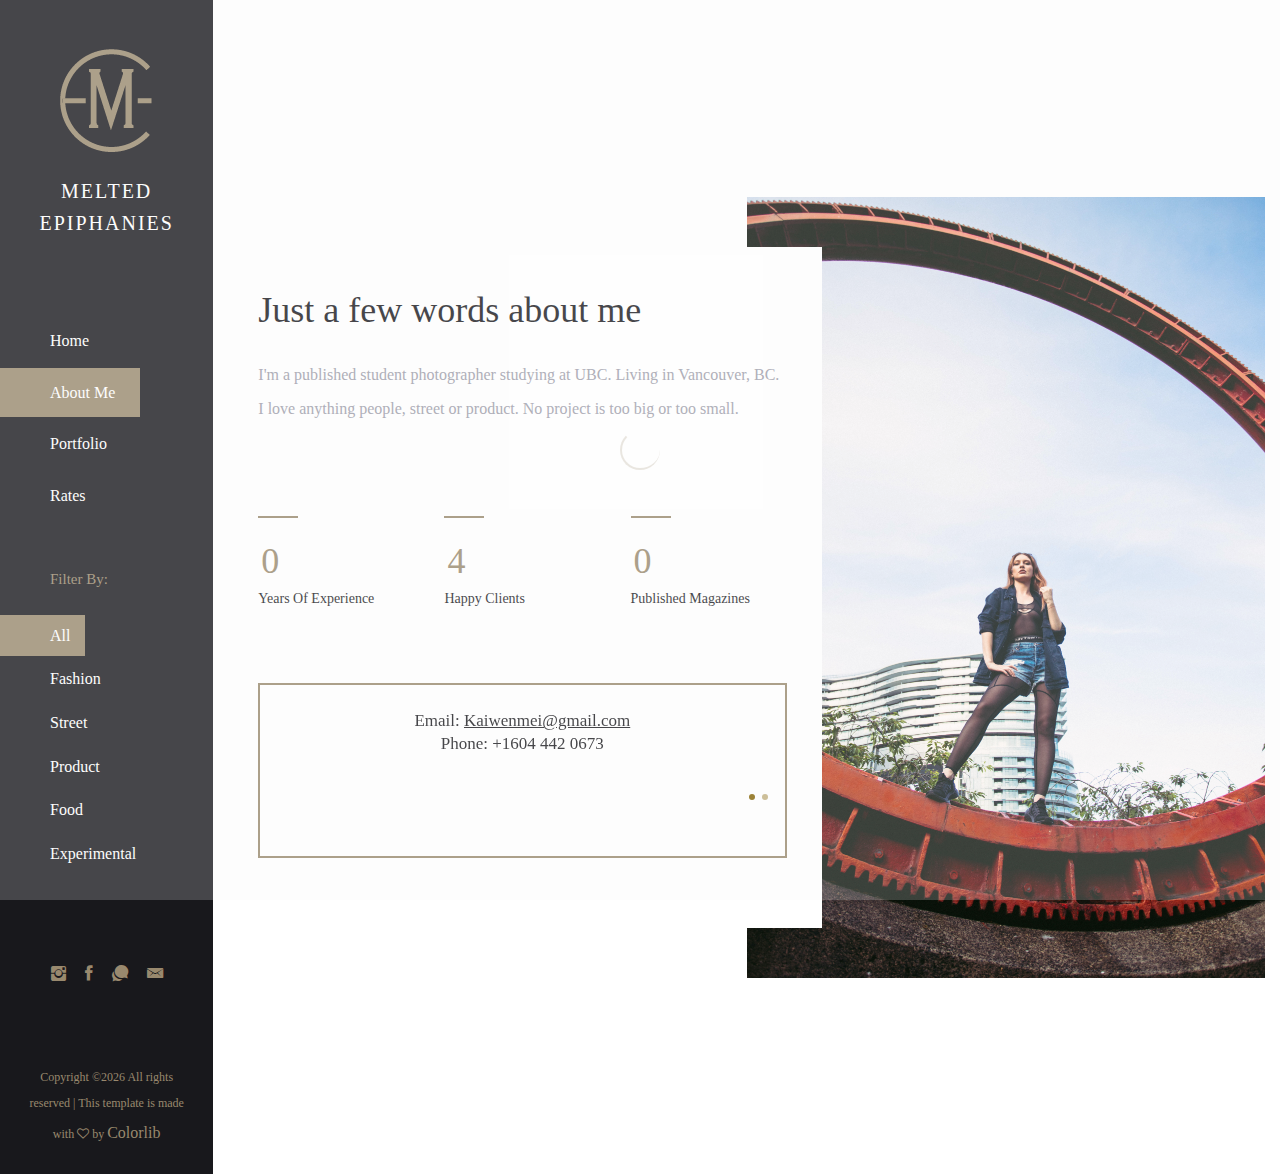
<file: about.html>
<!DOCTYPE html>
<html lang="en">
<head>
    <!-- ========== Meta Tags ========== -->
    <meta charset="UTF-8">
     <meta name="description" content="Photography , Portfolio">
    <meta name="keywords" content="Photography , Portfolio">
    <meta name="author" content="Pharaohlab">
    <meta name="viewport" content="width=device-width, initial-scale=1, maximum-scale=1">
    <!-- ========== Title ========== -->
    <title> Melted Epiphanies</title>
    <!-- ========== Favicon Ico ========== -->
    <link rel="icon" href="assets/img/icons/Logo.png">
    <!-- ========== STYLESHEETS ========== -->
    <!-- Bootstrap CSS -->
    <link href="assets/css/bootstrap.min.css" rel="stylesheet">
    <!-- Fonts Icon CSS -->
    <link href="assets/css/font-awesome.min.css" rel="stylesheet">
    <link href="assets/css/et-line.css" rel="stylesheet">
    <link href="assets/css/ionicons.min.css" rel="stylesheet">
    <!-- Carousel CSS -->
    <link href="assets/css/slick.css" rel="stylesheet">
    <!-- Magnific-popup -->
    <link rel="stylesheet" href="assets/css/magnific-popup.css">
    <!-- Animate CSS -->
    <link rel="stylesheet" href="assets/css/animate.min.css">
    <!-- Custom styles for this template -->
    <link href="assets/css/main.css" rel="stylesheet">
</head>
<body>
<div class="loader">
    <div class="loader-outter"></div>
    <div class="loader-inner"></div>
</div>

<div class="body-container container-fluid">
    <a class="menu-btn" href="javascript:void(0)">
        <i class="ion ion-grid"></i>
    </a>
    <div class="row justify-content-center">
        <!--=================== side menu ====================-->
        <div class="col-lg-2 col-md-3 col-12 menu_block">

            <!--logo -->
            <div class="logo_box">
                <a href="index.html">
                    <img style="max-height: 150px"  src="assets/img/icons/Logo.png"> 
                    <br>
                    <h4 class="d-inline text-white" style="letter-spacing:2px; font-size: 20px">MELTED EPIPHANIES</h4>
                    
                    
                </a>
                
            </div>
            <!--logo end-->

            <!--main menu -->
            <div class="side_menu_section">
                <ul class="menu_nav">
                    <li >
                        <a href="index.html">
                            Home
                        </a>
                    </li>
                    <li class="active">
                        <a href="about.html">
                            About Me
                        </a>
                    </li>
                    
                    <li >
                        <a href="portfolio.html">
                            Portfolio
                        </a>
                    </li>
                    <!--<li X>
                        <a href="blog.html">
                            Blog
                        </a>
                    </li>-->
                    <li>
                        <a href="services.html">
                            Rates
                        </a>
                    </li>
                </ul>
            </div>
            <!--main menu end -->

            <!--filter menu -->
            <div class="side_menu_section">
                <h4 class="side_title">filter by:</h4>
                <ul  id="filtr-container"  class="filter_nav">
                    <li  data-filter="*" class="active"><a href="javascript:void(0)" >all</a></li>
                    <li data-filter=".fashion"> <a href="javascript:void(0)">fashion</a></li>
                    <li data-filter=".street"><a href="javascript:void(0)">street</a></li>
                    <li data-filter=".product"><a href="javascript:void(0)">product</a></li>
                    <li data-filter=".food"><a href="javascript:void(0)">food</a></li>
                    <li data-filter=".experimental"><a href="javascript:void(0)">experimental</a></li>
                </ul>
            </div>
            <!--filter menu end -->


            <!--social and copyright -->
            <div class="side_menu_bottom">
                <div class="side_menu_bottom_inner">
                   <ul class="social_menu">
                        <li>
                            <a href="https://www.instagram.com/melted_epiphanies/"> <i class="ion ion-social-instagram"></i> </a>
                        </li>
                        <li>
                            <a href="https://www.facebook.com/Melted.Epiphanies/"> <i class="ion ion-social-facebook"></i> </a>
                        </li>
                        <li>
                            <a href="https://msng.link/o/?https%3A%2F%2Fu.wechat.com%2FINKxO71W74iLwqm2s87WWhY=wc"> <i class="ion ion-chatbubbles"></i> </a>
                        </li>
                        <li>
                            <a href="mailto:kaiwenmei@gmail.com"> <i class="ion ion-email"></i> </a>
                        </li>
                    </ul>
                    <div class="copy_right">
                        <!-- Link back to Colorlib can't be removed. Template is licensed under CC BY 3.0. -->
                        <p class="copyright">Copyright &copy;<script>document.write(new Date().getFullYear());</script> All rights reserved | This template is made with <i class="fa fa-heart-o" aria-hidden="true"></i> by <a href="https://colorlib.com" target="_blank">Colorlib</a></p>
                        <!-- Link back to Colorlib can't be removed. Template is licensed under CC BY 3.0. -->
                    </div>
                </div>
            </div>
            <!--social and copyright end -->

        </div>
        <!--=================== side menu end====================-->

        <!--=================== content body ====================-->
        <div class="col-lg-10 col-md-9 col-12 body_block  align-content-center">
            <div>
                <div class="img_card">
                    <div class="row justify-content-center">
                        <div class="col-md-6 col-7 content_section">
                            <div class="content_box">
                                <div class="content_box_inner">
                                    <div>
                                        <h3>
                                            Just a few words about me
                                        </h3>
                                        <p>
                                            I'm a published student photographer studying at UBC. Living in Vancouver, BC. I love anything people, street or product. No project is too big or too small.
                                        </p>
                                        <!--=================== counter start====================-->
                                        <div class="pt50">
                                            <div class="row justify-content-center">
                                                <div class="col-12 col-md-4">
                                                    <div class="counter_box">
                                                        <div class="divider"></div>
                                                        <span class="counter">2</span>
                                                        <h5>Years of experience</h5>
                                                    </div>
                                                </div>
                                                <div class="col-12 col-md-4">
                                                    <div class="counter_box">
                                                        <div class="divider"></div>
                                                        <span class="counter">20</span>
                                                        <h5>happy clients</h5>
                                                    </div>
                                                </div>
                                                <div class="col-12 col-md-4">
                                                    <div class="counter_box">
                                                        <div class="divider"></div>
                                                        <span class="counter">3</span>
                                                        <h5>published magazines</h5>
                                                    </div>
                                                </div>
                                            </div>
                                        </div>
                                        <!--=================== counter end====================-->
                                    </div>
                                    <!--===================testimonial start====================-->
                                    <div class="testimonial_carousel mt50">

                                        <div class="testimonial_box">
                                            <h4 style="font-size:17px" class="text-center">
                                                Email:
                                                <u><a style="font-size:17px" href=mailto:kaiwenmei@gmail.com>Kaiwenmei@gmail.com</a></u>
                                                <br> Phone: +1604 442 0673
                                    
                                            </h4>
                                            <div class="testimonial_author">
                                                
                                            </div>
                                        </div>
                                        
                                        <div class="testimonial_box">
                                            <h4 style="font-size:17px" class="text-center">
                                                Instagram: <u><a style="font-size:17px" href="https://www.instagram.com/melted_epiphanies/">@melted_epiphanies</a></u>
                                                
                                                <br> Facebook: <u><a style="font-size:17px" href="https://www.facebook.com/Melted.Epiphanies/">Melted.Epiphanies</a></u>
                                                <br> Wechat: <u><a style="font-size:17px" href="https://msng.link/o/?https%3A%2F%2Fu.wechat.com%2FINKxO71W74iLwqm2s87WWhY=wc">MeltedEpiphanies</a></u>
                                                
                                    
                                            </h4>
                                            <div class="testimonial_author">
                                                
                                            </div>
                                        </div>
                                        

                        

                                        
                                    </div>
                                    <!--===================testimonial end====================-->
                                </div>
                            </div>
                        </div>
                        <div class="col-md-6 col-5 img_section" style="background-image: url('assets/img/fashion/tetyana/tentative%205.jpg');"></div>
                    </div>
                </div>
            </div>
        </div>
        <!--=================== content body end ====================-->
    </div>
</div>

<!-- jquery -->
<script src="assets/js/jquery.min.js"></script>
<!-- bootstrap -->
<script src="assets/js/popper.js"></script>
<script src="assets/js/bootstrap.min.js"></script>
<script src="assets/js/waypoints.min.js"></script>
<!--slick carousel -->
<script src="assets/js/slick.min.js"></script>
<!--Portfolio Filter-->
<script src="assets/js/imgloaded.js"></script>
<script src="assets/js/isotope.js"></script>
<!-- Magnific-popup -->
<script src="assets/js/jquery.magnific-popup.min.js"></script>
<!--Counter-->
<script src="assets/js/jquery.counterup.min.js"></script>
<!-- WOW JS -->
<script src="assets/js/wow.min.js"></script>
<!-- Custom js -->
<script src="assets/js/main.js"></script>
</body>
</html>
</file>
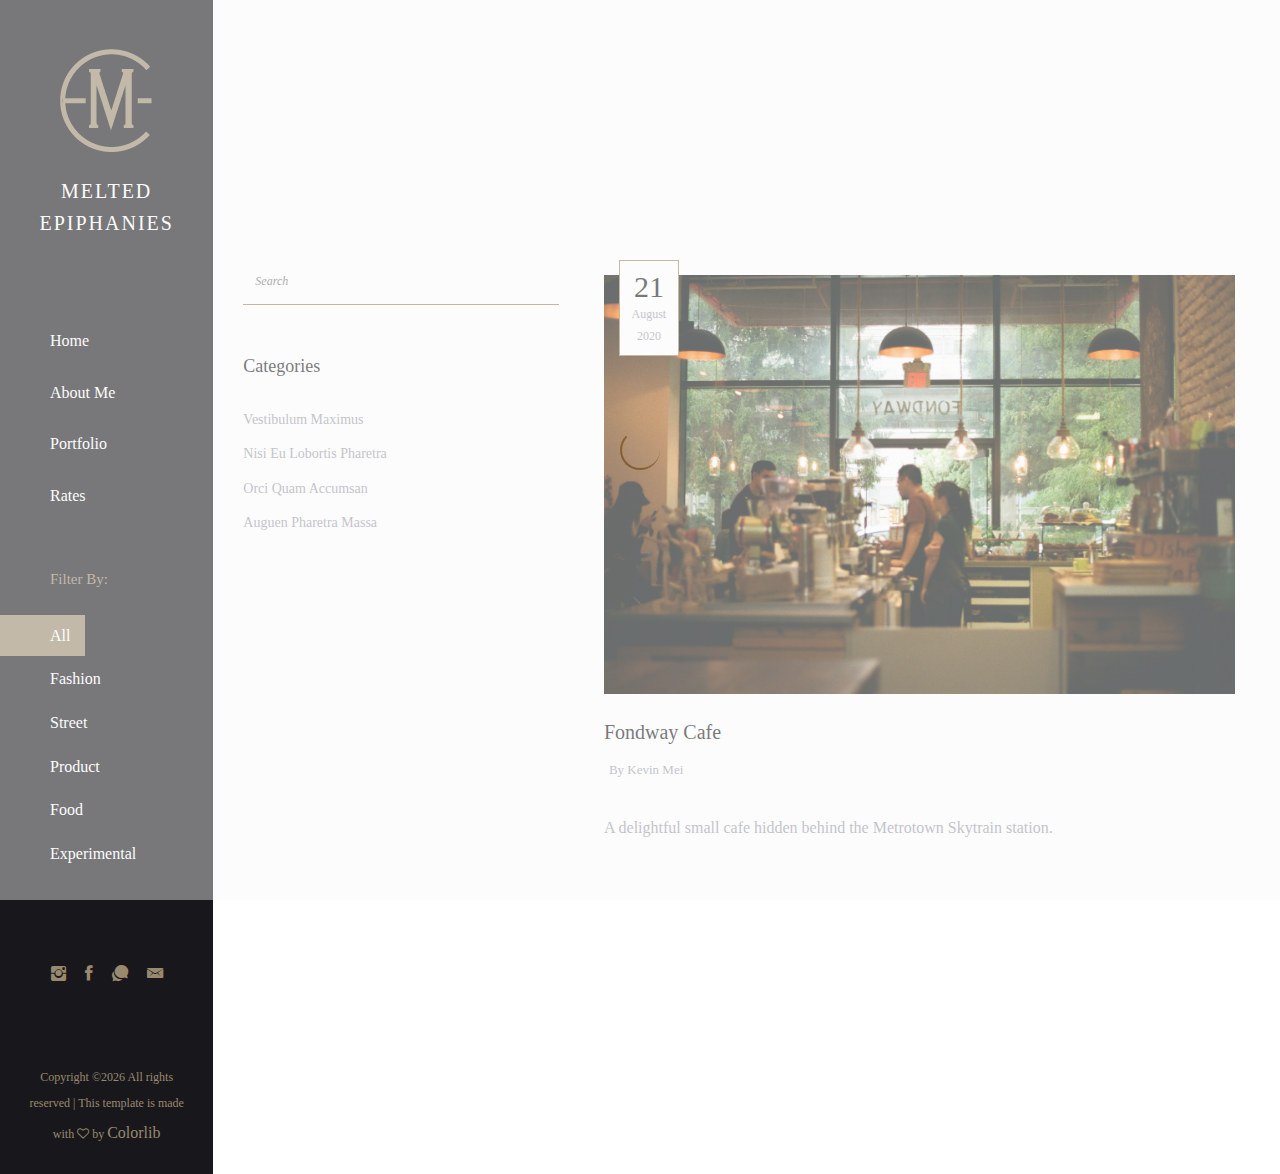
<file: blog.html>
<!DOCTYPE html>
<html lang="en">
<head>
    <!-- ========== Meta Tags ========== -->
    <meta charset="UTF-8">
     <meta name="description" content="Photography , Portfolio">
    <meta name="keywords" content="Photography , Portfolio">
    <meta name="author" content="Pharaohlab">
    <meta name="viewport" content="width=device-width, initial-scale=1, maximum-scale=1">
    <!-- ========== Title ========== -->
    <title> Melted Epiphanies</title>
    <!-- ========== Favicon Ico ========== -->
    <link rel="icon" href="assets/img/icons/Logo.png">
    <!-- ========== STYLESHEETS ========== -->
    <!-- Bootstrap CSS -->
    <link href="assets/css/bootstrap.min.css" rel="stylesheet">
    <!-- Fonts Icon CSS -->
    <link href="assets/css/font-awesome.min.css" rel="stylesheet">
    <link href="assets/css/et-line.css" rel="stylesheet">
    <link href="assets/css/ionicons.min.css" rel="stylesheet">
    <!-- Carousel CSS -->
    <link href="assets/css/slick.css" rel="stylesheet">
    <!-- Magnific-popup -->
    <link rel="stylesheet" href="assets/css/magnific-popup.css">
    <!-- Animate CSS -->
    <link rel="stylesheet" href="assets/css/animate.min.css">
    <!-- Custom styles for this template -->
    <link href="assets/css/main.css" rel="stylesheet">
</head>
<body>
<div class="loader">
    <div class="loader-outter"></div>
    <div class="loader-inner"></div>
</div>

<div class="body-container container-fluid">
    <a class="menu-btn" href="javascript:void(0)">
        <i class="ion ion-grid"></i>
    </a>
    <div class="row justify-content-center">
        <!--=================== side menu ====================-->
        <div class="col-lg-2 col-md-3 col-12 menu_block">

            <!--logo -->
            <div class="logo_box">
                <a href="index.html">
                    <img style="max-height: 150px"  src="assets/img/icons/Logo.png"> 
                    <br>
                    <h4 class="d-inline text-white" style="letter-spacing:2px; font-size: 20px">MELTED EPIPHANIES</h4>
                    
                    
                </a>
                
            </div>
            <!--logo end-->

            <!--main menu -->
            <div class="side_menu_section">
                <ul class="menu_nav">
                    <li >
                        <a href="index.html">
                            Home
                        </a>
                    </li>
                    <li >
                        <a href="about.html">
                            About Me
                        </a>
                    </li>
                    
                    <li >
                        <a href="portfolio.html">
                            Portfolio
                        </a>
                    </li>
                    <!--<li class="active">
                        <a href="blog.html">
                            Blog
                        </a>
                    </li>-->
                    <li>
                        <a href="services.html">
                            Rates
                        </a>
                    </li>
                </ul>
            </div>
            <!--main menu end -->

            <!--filter menu -->
            <div class="side_menu_section">
                <h4 class="side_title">filter by:</h4>
                <ul  id="filtr-container"  class="filter_nav">
                    <li  data-filter="*" class="active"><a href="javascript:void(0)" >all</a></li>
                    <li data-filter=".fashion"> <a href="javascript:void(0)">fashion</a></li>
                    <li data-filter=".street"><a href="javascript:void(0)">street</a></li>
                    <li data-filter=".product"><a href="javascript:void(0)">product</a></li>
                    <li data-filter=".food"><a href="javascript:void(0)">food</a></li>
                    <li data-filter=".experimental"><a href="javascript:void(0)">experimental</a></li>
                </ul>
            </div>
            <!--filter menu end -->


            <!--social and copyright -->
            <div class="side_menu_bottom">
                <div class="side_menu_bottom_inner">
                    <ul class="social_menu">
                       <li>
                            <a href="https://www.instagram.com/melted_epiphanies/"> <i class="ion ion-social-instagram"></i> </a>
                        </li>
                        <li>
                            <a href="https://www.facebook.com/Melted.Epiphanies/"> <i class="ion ion-social-facebook"></i> </a>
                        </li>
                        <li>
                            <a href="https://msng.link/o/?https%3A%2F%2Fu.wechat.com%2FINKxO71W74iLwqm2s87WWhY=wc"> <i class="ion ion-chatbubbles"></i> </a>
                        </li>
                        <li>
                            <a href="mailto:kaiwenmei@gmail.com"> <i class="ion ion-email"></i> </a>
                        </li>
                    </ul>
                    <div class="copy_right">
                        <!-- Link back to Colorlib can't be removed. Template is licensed under CC BY 3.0. -->
                        <p class="copyright">Copyright &copy;<script>document.write(new Date().getFullYear());</script> All rights reserved | This template is made with <i class="fa fa-heart-o" aria-hidden="true"></i> by <a href="https://colorlib.com" target="_blank">Colorlib</a></p>
                        <!-- Link back to Colorlib can't be removed. Template is licensed under CC BY 3.0. -->
                    </div>
                </div>
            </div>
            <!--social and copyright end -->

        </div>
        <!--=================== side menu end====================-->

        <!--=================== content body ====================-->
        <div class="col-lg-10 col-md-9 col-12 body_block  align-content-center">
            <div class="blog">
                <div class="row justify-content-center">
                    <div class="col-lg-4 col-md-12 col-12">
                        <div class="sidebar">
                            <div class="widget widget_search">
                                <div class="search-form">
                                    <input type="text" class="search-field" placeholder="Search">
                                </div>
                            </div>
                            <div class="widget widget_categories">
                                <h4 class="widget-title">
                                    Categories
                                </h4>
                                <ul>
                                    <li><a href="#">Vestibulum maximus</a></li>
                                    <li><a href="#">Nisi eu lobortis pharetra</a></li>
                                    <li><a href="#">Orci quam accumsan </a></li>
                                    <li><a href="#">Auguen pharetra massa</a></li>
                                </ul>
                            </div>
                            <div class="widget widget_instagram">
                                
                            </div>
                            
                        </div>
                    </div>
                    <div class="col-lg-8 col-md-12 col-12">
                        <article class="blog_card">
                            <div class="blog_card_top">
                                <img src="assets/img/0019_17.jpg" alt="blog title " />
                                <div class="blog_date">
                                    21
                                    <span>
                                        August 2020
                                    </span>
                                </div>
                            </div>
                            <div class="blog_card_bottom">
                                <h4>
                                    <a href="#">
                                        Fondway Cafe
                                    </a>
                                </h4>
                                <div class="meta_data">
                                    <span>By Kevin Mei</span>
                                    
                                 
                                </div>
                                <p>
                                    A delightful small cafe hidden behind the Metrotown Skytrain station. 
                                </p>
                            </div>
                        </article>
                    
                        
                    </div>
                </div>
            </div>
        </div>
        <!--=================== content body end ====================-->
    </div>
</div>


<!-- jquery -->
<script src="assets/js/jquery.min.js"></script>
<!-- bootstrap -->
<script src="assets/js/popper.js"></script>
<script src="assets/js/bootstrap.min.js"></script>
<script src="assets/js/waypoints.min.js"></script>
<!--slick carousel -->
<script src="assets/js/slick.min.js"></script>
<!--Portfolio Filter-->
<script src="assets/js/imgloaded.js"></script>
<script src="assets/js/isotope.js"></script>
<!-- Magnific-popup -->
<script src="assets/js/jquery.magnific-popup.min.js"></script>
<!--Counter-->
<script src="assets/js/jquery.counterup.min.js"></script>
<!-- WOW JS -->
<script src="assets/js/wow.min.js"></script>
<!-- Custom js -->
<script src="assets/js/main.js"></script>
</body>
</html>
</file>
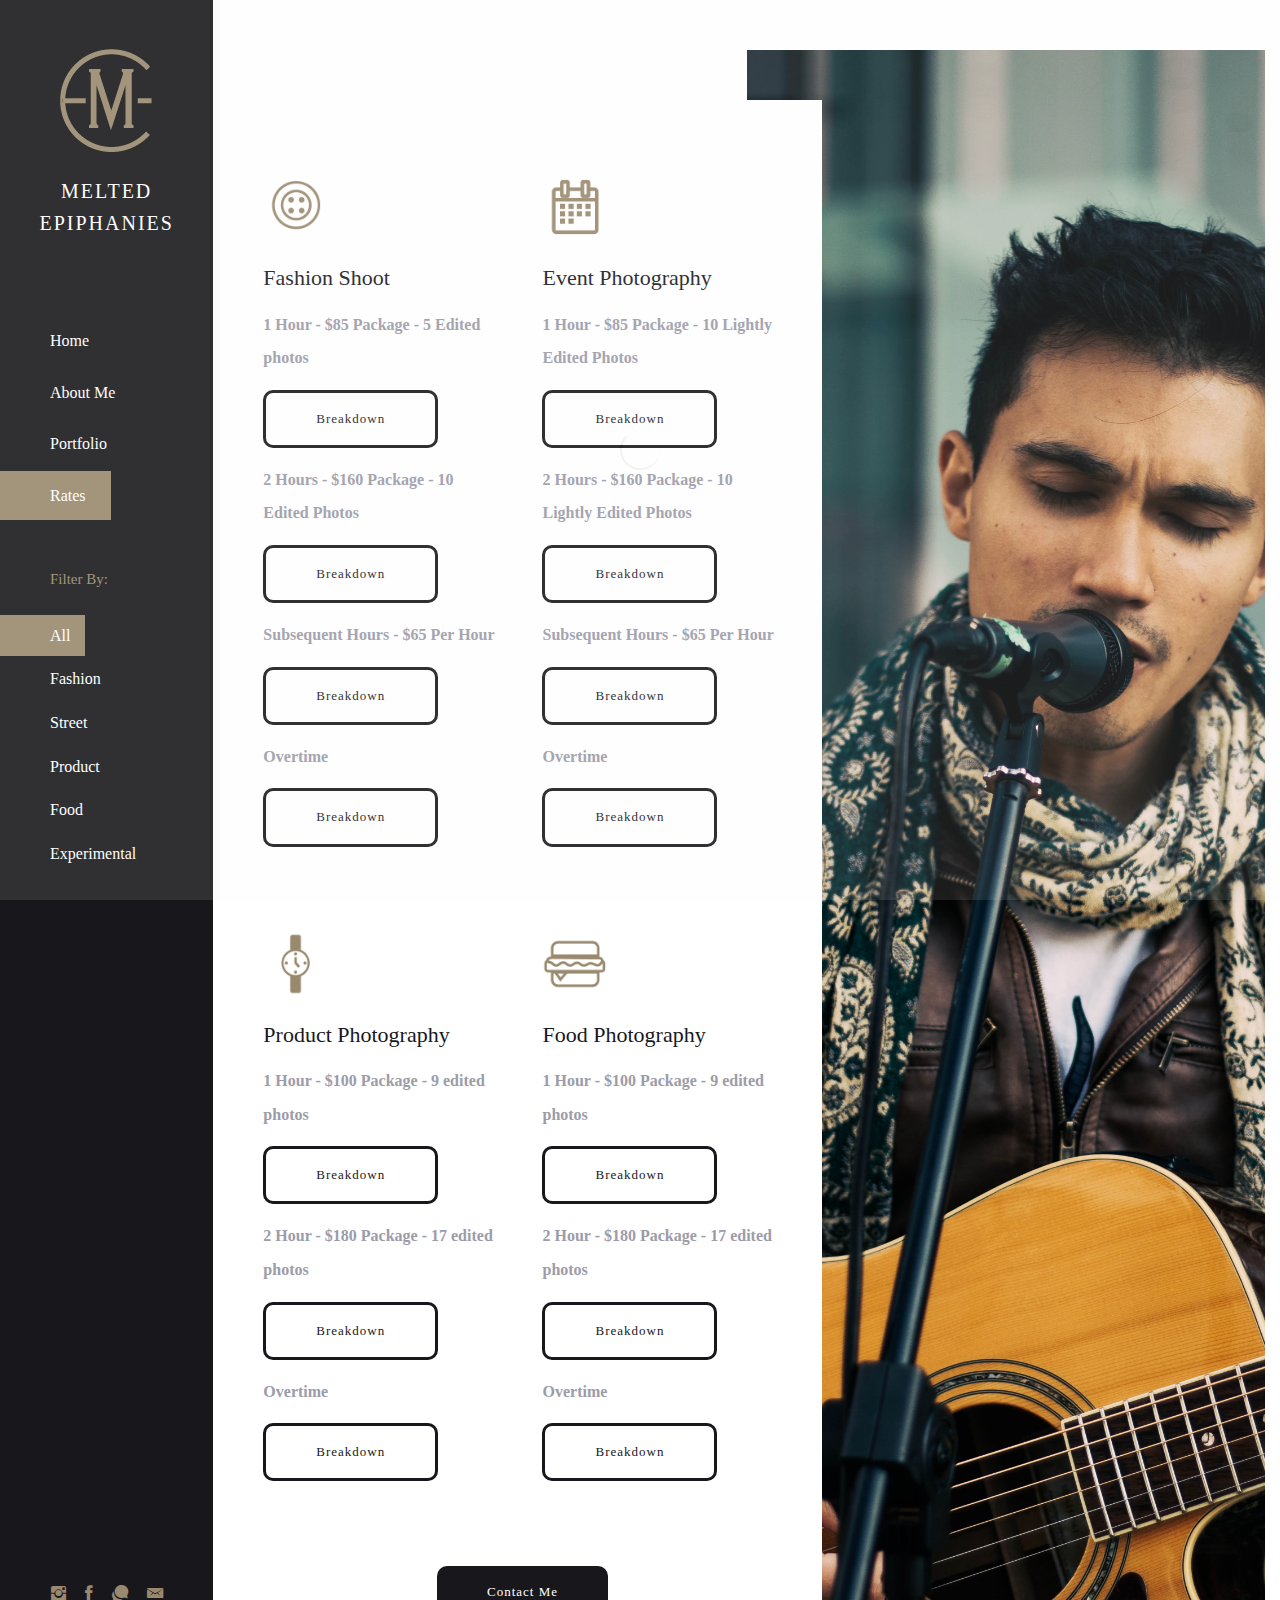
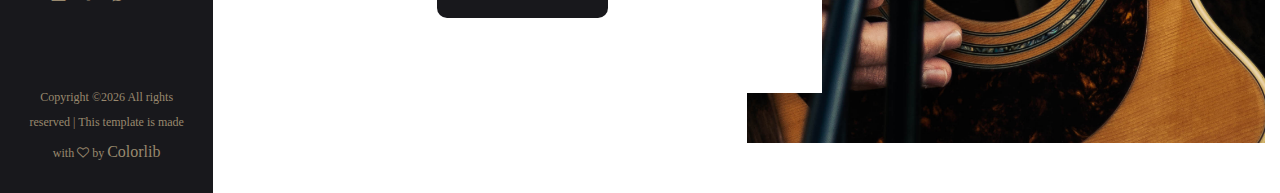
<file: services.html>
<!DOCTYPE html>
<html lang="en">
<head>
    <!-- ========== Meta Tags ========== -->
    <meta charset="UTF-8">
    <meta name="description" content="Photography , Portfolio">
    <meta name="keywords" content="Photography , Portfolio">
    <meta name="author" content="Pharaohlab">
    <meta name="viewport" content="width=device-width, initial-scale=1, maximum-scale=1">
   <!-- ========== Title ========== -->
    <title> Melted Epiphanies</title>
    <!-- ========== Favicon Ico ========== -->
    <link rel="icon" href="assets/img/icons/Logo.png">
    <!-- ========== STYLESHEETS ========== -->
    <!-- Bootstrap CSS -->
    <link href="assets/css/bootstrap.min.css" rel="stylesheet">
    <!-- Fonts Icon CSS -->
    <link href="assets/css/font-awesome.min.css" rel="stylesheet">
    <link href="assets/css/et-line.css" rel="stylesheet">
    <link href="assets/css/ionicons.min.css" rel="stylesheet">
    <!-- Carousel CSS -->
    <link href="assets/css/slick.css" rel="stylesheet">
    <!-- Magnific-popup -->
    <link rel="stylesheet" href="assets/css/magnific-popup.css">
    <!-- Animate CSS -->
    <link rel="stylesheet" href="assets/css/animate.min.css">
    <!-- Custom styles for this template -->
    <link href="assets/css/main.css" rel="stylesheet">
    <style type="text/css">
<!--
 .tab { margin-left: 40px; }
-->
</style>
</head>
<body>
<div class="loader">
    <div class="loader-outter"></div>
    <div class="loader-inner"></div>
</div>

<div class="body-container container-fluid">

    <!--=================== menu Button show in small screens ====================-->
    <a class="menu-btn" href="javascript:void(0)">
        <i class="ion ion-grid"></i>
    </a>
    <!--=================== menu Button end====================-->

    <div class="row justify-content-center">
        <!--=================== side menu ====================-->
        <div class="col-lg-2 col-md-3 col-12 menu_block">

             <!--logo -->
            <div class="logo_box">
                <a href="index.html">
                    <img style="max-height: 150px"  src="assets/img/icons/Logo.png"> 
                    <br>
                    <h4 class="d-inline text-white" style="letter-spacing:2px; font-size: 20px">MELTED EPIPHANIES</h4>
                    
                    
                </a>
                
            </div>
            <!--logo end-->

            <!--main menu -->
            <div class="side_menu_section">
                <ul class="menu_nav">
                    <li >
                        <a href="index.html">
                            Home
                        </a>
                    </li>
                    <li >
                        <a href="about.html">
                            About Me
                        </a>
                    </li>
                    
                    <li >
                        <a href="portfolio.html">
                            Portfolio
                        </a>
                    </li>
                    <!--<li X>
                        <a href="blog.html">
                            Blog
                        </a>
                    </li>-->
                    <li class="active">
                        <a href="services.html">
                            Rates
                        </a>
                    </li>
                </ul>
            </div>
            <!--main menu end -->

            <!--filter menu -->
            <div class="side_menu_section">
                <h4 class="side_title">filter by:</h4>
                <ul  id="filtr-container"  class="filter_nav">
                    <li  data-filter="*" class="active"><a href="javascript:void(0)" >all</a></li>
                    <li data-filter=".branding"> <a href="javascript:void(0)">Fashion</a></li>
                    <li data-filter=".design"><a href="javascript:void(0)">Street</a></li>
                    <li data-filter=".photography"><a href="javascript:void(0)">Product</a></li>
                    <li data-filter=".architecture"><a href="javascript:void(0)">Food</a></li>
                    <li data-filter=".architecture"><a href="javascript:void(0)">Experimental</a></li>
                </ul>
            </div>
            <!--filter menu end -->


            <!--social and copyright -->
            <div class="side_menu_bottom">
                <div class="side_menu_bottom_inner">
                    <ul class="social_menu">
                        <li>
                            <a href="https://www.instagram.com/melted_epiphanies/"> <i class="ion ion-social-instagram"></i> </a>
                        </li>
                        <li>
                            <a href="https://www.facebook.com/Melted.Epiphanies/"> <i class="ion ion-social-facebook"></i> </a>
                        </li>
                        <li>
                            <a href="https://msng.link/o/?https%3A%2F%2Fu.wechat.com%2FINKxO71W74iLwqm2s87WWhY=wc"> <i class="ion ion-chatbubbles"></i> </a>
                        </li>
                        <li>
                            <a href="mailto:kaiwenmei@gmail.com"> <i class="ion ion-email"></i> </a>
                        </li>
                    </ul>
                    <div class="copy_right">
                        <!-- Link back to Colorlib can't be removed. Template is licensed under CC BY 3.0. -->
                        <p class="copyright">Copyright &copy;<script>document.write(new Date().getFullYear());</script> All rights reserved | This template is made with <i class="fa fa-heart-o" aria-hidden="true"></i> by <a href="https://colorlib.com" target="_blank">Colorlib</a></p>
                        <!-- Link back to Colorlib can't be removed. Template is licensed under CC BY 3.0. -->
                    </div>
                </div>
            </div>
            <!--social and copyright end -->

        </div>
        <!--=================== side menu end====================-->

        <!--=================== content body ====================-->
        <div class="col-lg-10 col-md-9 col-12 body_block  align-content-center">
            <div>
<!--=================== image card start here  (has two section left and right )====================-->
                <div class="img_card">
                    <div class="row justify-content-center">
                        <div class="col-md-6 col-7 content_section">
                            <div class="content_box">
                                <div class="content_box_inner">
                                    <div class="row justify-content-center">
<!--=================== services boxes start here  ====================-->
                                        <div class="col-md-6 col-12 ">
                                            <div class="img_box_one text-left">
                                                <img src="assets/img/icons/fashion.png" alt="services icon">
                                                <div class="content">
                                                    <h5>
                                                        Fashion Shoot
                                                    </h5>
                                                    <p><strong>1 Hour - $85 Package - 5 Edited photos</strong></p>
                                                    <div >
                            <div  id="accordion-tab-1-heading-2">
                                <h5>
                                    <button class="btn btn-light" type="button" style="border-radius:10px" data-toggle="collapse" data-target="#accordion-tab-1-content-2" aria-expanded="false" aria-controls="accordion-tab-1-content-2">Breakdown</button>
                                </h5>
                            </div>
                            <div class="collapse" id="accordion-tab-1-content-2" aria-labelledby="accordion-tab-1-heading-2" data-parent="#accordion-tab-1">
                                <div >
                                    <p>$35 / Hour of shooting
                                            <br>5 Edited photos
                                            <br>$10 / Photo</p>
                                    
                                </div>
                            </div>
                        </div>
                                                    
                                                    <p><strong>2 Hours - $160 Package - 10 Edited Photos</strong></p>
                                                    <div >
                            <div  id="accordion-tab-1-heading-2">
                                <h5>
                                    <button class="btn btn-light" style="border-radius:10px" type="button" data-toggle="collapse" data-target="#accordion-tab-1-content-3" aria-expanded="false" aria-controls="accordion-tab-1-content-3">Breakdown</button>
                                </h5>
                            </div>
                            <div class="collapse" id="accordion-tab-1-content-3" aria-labelledby="accordion-tab-1-heading-2" data-parent="#accordion-tab-1">
                                <div >
                                    <p>$35 / Hour of shooting
                                            <br>10 Edited photos
                                            <br>$9 / Photo</p>
                                            
                                    
                                </div>
                            </div>
                        </div>
                                                    
                                                     <p><strong>Subsequent Hours - $65 Per Hour</strong></p>
                                                    <div >
                            <div  id="accordion-tab-1-heading-2">
                                <h5>
                                    <button class="btn btn-light" style="border-radius:10px" type="button" data-toggle="collapse" data-target="#accordion-tab-1-content-4" aria-expanded="false" aria-controls="accordion-tab-1-content-4">Breakdown</button>
                                </h5>
                            </div>
                            <div class="collapse" id="accordion-tab-1-content-4" aria-labelledby="accordion-tab-1-heading-2" data-parent="#accordion-tab-1">
                                <div >
                                    <p>$30 / Hour of shooting
                                            <br>5 Edited photos
                                            <br>$7 / Photo</p>
                                            
                                    
                                </div>
                            </div>
                        </div>
                                                    
                                                    <p><strong>Overtime</strong></p>
                                                    <div >
                            <div  id="accordion-tab-1-heading-2">
                                <h5>
                                    <button class="btn btn-light" style="border-radius:10px" type="button" data-toggle="collapse" data-target="#accordion-tab-1-content-5" aria-expanded="false" aria-controls="accordion-tab-1-content-5">Breakdown</button>
                                </h5>
                            </div>
                            <div class="collapse" id="accordion-tab-1-content-5" aria-labelledby="accordion-tab-1-heading-2" data-parent="#accordion-tab-1">
                                <div >
                                    <p>$30 / Half Hour of shooting
                                           
                                            <br>$15 / Photo</p>
                                            
                                    
                                </div>
                            </div>
                        </div>
                                                    
                                                        
                                                </div>
                                            </div>
                                        </div>
                                         <div class="col-md-6 col-12">
                                            <div class="img_box_one text-left">
                                                <img src="assets/img/icons/event.png" alt="services icon">
                                                <div class="content">
                                                    <h5>
                                                        Event Photography
                                                    </h5>
                                                    <p><strong>1 Hour - $85 Package - 10 Lightly Edited Photos</strong></p>
                                                    <div >
                            <div  id="accordion-tab-1-heading-2">
                                <h5>
                                    <button class="btn btn-light" style="border-radius:10px" type="button" data-toggle="collapse" data-target="#accordion-tab-2-content-1" aria-expanded="false" aria-controls="accordion-tab-2-content-1">Breakdown</button>
                                </h5>
                            </div>
                            <div class="collapse" id="accordion-tab-2-content-1" aria-labelledby="accordion-tab-2-heading-1" data-parent="#accordion-tab-1">
                                <div >
                                    <p>$35 / Hour of shooting
                                            <br>10 Lightly edited photos
                                            <br>$5 / Photo</p>
                                            
                                    
                                </div>
                            </div>
                        </div>
                                                    <p><strong>2 Hours - $160 Package - 10 Lightly Edited Photos</strong></p>
                                                    <div >
                            <div  id="accordion-tab-1-heading-2">
                                <h5>
                                    <button class="btn btn-light" style="border-radius:10px" type="button" data-toggle="collapse" data-target="#accordion-tab-2-content-2" aria-expanded="false" aria-controls="accordion-tab-2-content-2">Breakdown</button>
                                </h5>
                            </div>
                            <div class="collapse" id="accordion-tab-2-content-2" aria-labelledby="accordion-tab-2-heading-2" data-parent="#accordion-tab-1">
                                <div >
                                    <p>$35 / Hour of shooting
                                            <br>20 Lightly edited photos
                                            <br>$4 / Photo</p>
                                            
                                    
                                </div>
                            </div>
                        </div>
                                                    <p><strong>Subsequent Hours - $65 Per Hour</strong></p>
                                                    <div >
                            <div  id="accordion-tab-1-heading-2">
                                <h5>
                                    <button class="btn btn-light" style="border-radius:10px" type="button" data-toggle="collapse" data-target="#accordion-tab-2-content-4" aria-expanded="false" aria-controls="accordion-tab-2-content-4">Breakdown</button>
                                </h5>
                            </div>
                            <div class="collapse" id="accordion-tab-2-content-4" aria-labelledby="accordion-tab-2-heading-2" data-parent="#accordion-tab-1">
                                <div >
                                    <p>$30 / Hour of shooting
                                            <br>10 Lightly edited photos
                                            <br>$3.5 / Photo</p>
                                            
                                    
                                </div>
                            </div>
                        </div>
                                                    
                                                    <p><strong>Overtime</strong></p>
                                                    <div >
                            <div  id="accordion-tab-1-heading-2">
                                <h5>
                                    <button class="btn btn-light" style="border-radius:10px" type="button" data-toggle="collapse" data-target="#accordion-tab-2-content-5" aria-expanded="false" aria-controls="accordion-tab-2-content-5">Breakdown</button>
                                </h5>
                            </div>
                            <div class="collapse" id="accordion-tab-2-content-5" aria-labelledby="accordion-tab-2-heading-2" data-parent="#accordion-tab-1">
                                <div >
                                    <p>$30 / Half Hour of shooting
                                           
                                            <br>$7 / Photo</p>
                                            
                                    
                                </div>
                            </div>
                        </div>
                                                    
                                                        
                                                       
                                                            
                                                    
                                                </div>
                                            </div>
                                        </div>
                                        
                                        <div class="col-md-6 col-12">
                                            <div class="img_box_one text-left">
                                                <img src="assets/img/icons/product.png" alt="services icon">
                                                <div class="content">
                                                    <h5>
                                                        Product Photography
                                                    </h5>
                                                    <p><strong>1 Hour - $100 Package - 9 edited photos</strong></p>
                                                    <div >
                            <div  id="accordion-tab-1-heading-2">
                                <h5>
                                    <button class="btn btn-light" style="border-radius:10px" type="button" data-toggle="collapse" data-target="#accordion-tab-3-content-1" aria-expanded="false" aria-controls="accordion-tab-3-content-1">Breakdown</button>
                                </h5>
                            </div>
                            <div class="collapse" id="accordion-tab-3-content-1" aria-labelledby="accordion-tab-3-heading-1" data-parent="#accordion-tab-1">
                                <div >
                                    <p>$37 / Hour of shooting
                                        <br>9 Edited Photos
                                           
                                            <br>$7 / Photo</p>
                                            
                                    
                                </div>
                            </div>
                        </div>
                                                    <p><strong>2 Hour - $180 Package - 17 edited photos</strong></p>
                                                    <div >
                            <div  id="accordion-tab-1-heading-2">
                                <h5>
                                    <button class="btn btn-light" style="border-radius:10px" type="button" data-toggle="collapse" data-target="#accordion-tab-3-content-2" aria-expanded="false" aria-controls="accordion-tab-3-content-2">Breakdown</button>
                                </h5>
                            </div>
                            <div class="collapse" id="accordion-tab-3-content-2" aria-labelledby="accordion-tab-3-heading-2" data-parent="#accordion-tab-1">
                                <div >
                                    <p>$35 / Hour of shooting
                                        <br>17 Edited Photos
                                           
                                            <br>$6.5 / Photo</p>
                                            
                                    
                                </div>
                            </div>
                        </div>
                                 <p><strong>Overtime</strong></p>
                                                    <div >
                            <div  id="accordion-tab-3-heading-5">
                                <h5>
                                    <button class="btn btn-light" style="border-radius:10px" type="button" data-toggle="collapse" data-target="#accordion-tab-3-content-5" aria-expanded="false" aria-controls="accordion-tab-3-content-5">Breakdown</button>
                                </h5>
                            </div>
                            <div class="collapse" id="accordion-tab-3-content-5" aria-labelledby="accordion-tab-2-heading-2" data-parent="#accordion-tab-1">
                                <div >
                                    <p>$30 / Half Hour of shooting
                                           
                                            <br>$15 / Photo</p>
                                            
                                    
                                </div>
                            </div>
                        </div>                    
                                                    
                                                    
                                                      
                                                    
                                                        
                                                       
                                                            
                                                    
                                                </div>
                                            </div>
                                        </div>
                                        <div class="col-md-6 col-12">
                                            <div class="img_box_one text-left">
                                                <img src="assets/img/icons/food.png" alt="services icon">
                                                <div class="content">
                                                    <h5>
                                                        Food Photography
                                                    </h5>
                                                    <p><strong>1 Hour - $100 Package - 9 edited photos</strong></p>
                                                    <div >
                            <div  id="accordion-tab-1-heading-2">
                                <h5>
                                    <button class="btn btn-light" style="border-radius:10px" type="button" data-toggle="collapse" data-target="#accordion-tab-4-content-1" aria-expanded="false" aria-controls="accordion-tab-4-content-1">Breakdown</button>
                                </h5>
                            </div>
                            <div class="collapse" id="accordion-tab-4-content-1" aria-labelledby="accordion-tab-4-heading-1" data-parent="#accordion-tab-1">
                                <div >
                                    <p>$37 / Hour of shooting
                                        <br>9 Edited Photos
                                           
                                            <br>$7 / Photo</p>
                                            
                                    
                                </div>
                            </div>
                        </div>
                                                    <p><strong>2 Hour - $180 Package - 17 edited photos</strong></p>
                                                    <div >
                            <div  id="accordion-tab-1-heading-2">
                                <h5>
                                    <button class="btn btn-light" style="border-radius:10px" type="button" data-toggle="collapse" data-target="#accordion-tab-4-content-2" aria-expanded="false" aria-controls="accordion-tab-4-content-2">Breakdown</button>
                                </h5>
                            </div>
                            <div class="collapse" id="accordion-tab-4-content-2" aria-labelledby="accordion-tab-4-heading-2" data-parent="#accordion-tab-1">
                                <div >
                                    <p>$35 / Hour of shooting
                                        <br>17 Edited Photos
                                           
                                            <br>$6.5 / Photo</p>
                                            
                                    
                                </div>
                            </div>
                        </div>
                                 <p><strong>Overtime</strong></p>
                                                    <div >
                            <div  id="accordion-tab-3-heading-5">
                                <h5>
                                    <button class="btn btn-light" style="border-radius:10px" type="button" data-toggle="collapse" data-target="#accordion-tab-4-content-5" aria-expanded="false" aria-controls="accordion-tab-4-content-5">Breakdown</button>
                                </h5>
                            </div>
                            <div class="collapse" id="accordion-tab-4-content-5" aria-labelledby="accordion-tab-2-heading-2" data-parent="#accordion-tab-1">
                                <div >
                                    <p>$30 / Half Hour of shooting
                                           
                                            <br>$15 / Photo</p>
                                            
                                    
                                </div>
                            </div>
                        </div> 
                                                    
                                                    
                                                    
                                                        
                                                       
                                                            
                                                    
                                                </div>
                                            </div>
                                        </div>
                                        <div class = "img_box_one text-left" style="text-align: left">
                        <a href="about.html" class="btn" style="border-radius:10px; text-align: left;" type="button"> Contact me</a>
                        </div>
                                         
                                        
                                        
                                        
                                       
                                        
                                        
 <!--=================== services boxes end here  ====================-->
                                    </div>
                                </div>
                            </div>
                        </div>
                        
                        
                        <div class="col-md-6 col-5 img_section" style="background-image: url('assets/img/_MG_7182.jpg');"></div>
                        
                        
                        </div>
                    </div>
                </div>
<!--=================== image card end here ====================-->
            </div>
        </div>
        <!--=================== content body end ====================-->
    </div>
</div>


<!-- jquery -->
<script src="assets/js/jquery.min.js"></script>
<!-- bootstrap -->
<script src="assets/js/popper.js"></script>
<script src="assets/js/bootstrap.min.js"></script>
<script src="assets/js/waypoints.min.js"></script>
<!--slick carousel -->
<script src="assets/js/slick.min.js"></script>
<!--Portfolio Filter-->
<script src="assets/js/imgloaded.js"></script>
<script src="assets/js/isotope.js"></script>
<!-- Magnific-popup -->
<script src="assets/js/jquery.magnific-popup.min.js"></script>
<!--Counter-->
<script src="assets/js/jquery.counterup.min.js"></script>
<!-- WOW JS -->
<script src="assets/js/wow.min.js"></script>
<!-- Custom js -->
<script src="assets/js/main.js"></script>
</body>
</html>
</file>
<file: assets/css/et-line.css>
@font-face{font-family:et-line;src:url(../fonts/et-line.eot);src:url(../fonts/et-line.eot?#iefix) format('embedded-opentype'),url(../fonts/et-line.woff) format('woff'),url(../fonts/et-line.ttf) format('truetype'),url(../fonts/et-line.svg#et-line) format('svg');font-weight:400;font-style:normal}[data-icon]:before{font-family:et-line;content:attr(data-icon);speak:none;font-weight:400;font-variant:normal;text-transform:none;line-height:1;-webkit-font-smoothing:antialiased;-moz-osx-font-smoothing:grayscale;display:inline-block}.icon-adjustments,.icon-alarmclock,.icon-anchor,.icon-aperture,.icon-attachment,.icon-bargraph,.icon-basket,.icon-beaker,.icon-bike,.icon-book-open,.icon-briefcase,.icon-browser,.icon-calendar,.icon-camera,.icon-caution,.icon-chat,.icon-circle-compass,.icon-clipboard,.icon-clock,.icon-cloud,.icon-compass,.icon-desktop,.icon-dial,.icon-document,.icon-documents,.icon-download,.icon-dribbble,.icon-edit,.icon-envelope,.icon-expand,.icon-facebook,.icon-flag,.icon-focus,.icon-gears,.icon-genius,.icon-gift,.icon-global,.icon-globe,.icon-googleplus,.icon-grid,.icon-happy,.icon-hazardous,.icon-heart,.icon-hotairballoon,.icon-hourglass,.icon-key,.icon-laptop,.icon-layers,.icon-lifesaver,.icon-lightbulb,.icon-linegraph,.icon-linkedin,.icon-lock,.icon-magnifying-glass,.icon-map,.icon-map-pin,.icon-megaphone,.icon-mic,.icon-mobile,.icon-newspaper,.icon-notebook,.icon-paintbrush,.icon-paperclip,.icon-pencil,.icon-phone,.icon-picture,.icon-pictures,.icon-piechart,.icon-presentation,.icon-pricetags,.icon-printer,.icon-profile-female,.icon-profile-male,.icon-puzzle,.icon-quote,.icon-recycle,.icon-refresh,.icon-ribbon,.icon-rss,.icon-sad,.icon-scissors,.icon-scope,.icon-search,.icon-shield,.icon-speedometer,.icon-strategy,.icon-streetsign,.icon-tablet,.icon-target,.icon-telescope,.icon-toolbox,.icon-tools,.icon-tools-2,.icon-trophy,.icon-tumblr,.icon-twitter,.icon-upload,.icon-video,.icon-wallet,.icon-wine{font-family:et-line;speak:none;font-style:normal;font-weight:400;font-variant:normal;text-transform:none;line-height:1;-webkit-font-smoothing:antialiased;-moz-osx-font-smoothing:grayscale;display:inline-block}.icon-mobile:before{content:"\e000"}.icon-laptop:before{content:"\e001"}.icon-desktop:before{content:"\e002"}.icon-tablet:before{content:"\e003"}.icon-phone:before{content:"\e004"}.icon-document:before{content:"\e005"}.icon-documents:before{content:"\e006"}.icon-search:before{content:"\e007"}.icon-clipboard:before{content:"\e008"}.icon-newspaper:before{content:"\e009"}.icon-notebook:before{content:"\e00a"}.icon-book-open:before{content:"\e00b"}.icon-browser:before{content:"\e00c"}.icon-calendar:before{content:"\e00d"}.icon-presentation:before{content:"\e00e"}.icon-picture:before{content:"\e00f"}.icon-pictures:before{content:"\e010"}.icon-video:before{content:"\e011"}.icon-camera:before{content:"\e012"}.icon-printer:before{content:"\e013"}.icon-toolbox:before{content:"\e014"}.icon-briefcase:before{content:"\e015"}.icon-wallet:before{content:"\e016"}.icon-gift:before{content:"\e017"}.icon-bargraph:before{content:"\e018"}.icon-grid:before{content:"\e019"}.icon-expand:before{content:"\e01a"}.icon-focus:before{content:"\e01b"}.icon-edit:before{content:"\e01c"}.icon-adjustments:before{content:"\e01d"}.icon-ribbon:before{content:"\e01e"}.icon-hourglass:before{content:"\e01f"}.icon-lock:before{content:"\e020"}.icon-megaphone:before{content:"\e021"}.icon-shield:before{content:"\e022"}.icon-trophy:before{content:"\e023"}.icon-flag:before{content:"\e024"}.icon-map:before{content:"\e025"}.icon-puzzle:before{content:"\e026"}.icon-basket:before{content:"\e027"}.icon-envelope:before{content:"\e028"}.icon-streetsign:before{content:"\e029"}.icon-telescope:before{content:"\e02a"}.icon-gears:before{content:"\e02b"}.icon-key:before{content:"\e02c"}.icon-paperclip:before{content:"\e02d"}.icon-attachment:before{content:"\e02e"}.icon-pricetags:before{content:"\e02f"}.icon-lightbulb:before{content:"\e030"}.icon-layers:before{content:"\e031"}.icon-pencil:before{content:"\e032"}.icon-tools:before{content:"\e033"}.icon-tools-2:before{content:"\e034"}.icon-scissors:before{content:"\e035"}.icon-paintbrush:before{content:"\e036"}.icon-magnifying-glass:before{content:"\e037"}.icon-circle-compass:before{content:"\e038"}.icon-linegraph:before{content:"\e039"}.icon-mic:before{content:"\e03a"}.icon-strategy:before{content:"\e03b"}.icon-beaker:before{content:"\e03c"}.icon-caution:before{content:"\e03d"}.icon-recycle:before{content:"\e03e"}.icon-anchor:before{content:"\e03f"}.icon-profile-male:before{content:"\e040"}.icon-profile-female:before{content:"\e041"}.icon-bike:before{content:"\e042"}.icon-wine:before{content:"\e043"}.icon-hotairballoon:before{content:"\e044"}.icon-globe:before{content:"\e045"}.icon-genius:before{content:"\e046"}.icon-map-pin:before{content:"\e047"}.icon-dial:before{content:"\e048"}.icon-chat:before{content:"\e049"}.icon-heart:before{content:"\e04a"}.icon-cloud:before{content:"\e04b"}.icon-upload:before{content:"\e04c"}.icon-download:before{content:"\e04d"}.icon-target:before{content:"\e04e"}.icon-hazardous:before{content:"\e04f"}.icon-piechart:before{content:"\e050"}.icon-speedometer:before{content:"\e051"}.icon-global:before{content:"\e052"}.icon-compass:before{content:"\e053"}.icon-lifesaver:before{content:"\e054"}.icon-clock:before{content:"\e055"}.icon-aperture:before{content:"\e056"}.icon-quote:before{content:"\e057"}.icon-scope:before{content:"\e058"}.icon-alarmclock:before{content:"\e059"}.icon-refresh:before{content:"\e05a"}.icon-happy:before{content:"\e05b"}.icon-sad:before{content:"\e05c"}.icon-facebook:before{content:"\e05d"}.icon-twitter:before{content:"\e05e"}.icon-googleplus:before{content:"\e05f"}.icon-rss:before{content:"\e060"}.icon-tumblr:before{content:"\e061"}.icon-linkedin:before{content:"\e062"}.icon-dribbble:before{content:"\e063"}
</file>
<file: assets/css/main.css>
/*
 * Cocoon -  Portfolio html  Template
 * Build Date: december 2017
 * Author: colorlib
 * Copyright (C) 2018 colorlib
 */
/* ------------------------------------- */
/* TABLE OF CONTENTS
/* -------------------------------------
    . GENERAL
    . SIDE MENU
    . BODY SIDE GENEREL CLASSES
    . BUTTONS
    . ICON BOXES
    . PROJECTS SECTION (PORTFOLIO)
    . BLOG  SECTION
    . COUNTER SECTION
    . Testimonial SECTION
	. Contact Section
	.PROGRESSBAR
	.SINGLE POST (COMMENTS SIDEBAR TAGS LIST)
	------------------------------------- */
/*  ----------------------------------------------------
1. GENERAL
-------------------------------------------------------- */
/* ----------------IMPORT GOOGLE FONTS ------------------- */
@import url("https://fonts.googleapis.com/css?family=Montserrat:300,300i,400,500");
/* ----------------Text Fonts ------------------- */
body {
  font-size: 20px;
  line-height: 1.6;
  font-weight: 300;
  font-family: "minion-pro", serif;
  color: #9c9ca9;
  font-style: normal;
  overflow-x: hidden;
}

h1, h2, h3, h4, h5, h6 {
  font-family: "minion-pro", serif;
  font-weight: 400;
  color: #18181c;
  line-height: 1.3;
}

h1, .h1 {
  font-size: 42px;
  margin-bottom: 25px;
}

h2, .h2 {
  font-size: 38px;
  margin-bottom: 25px;
}

h3, .h3 {
  font-size: 36px;
  margin-bottom: 25px;
}

h4, .h4 {
  font-size: 18px;
  margin-bottom: 15px;
}

h5, .h5 {
  font-size: 16px;
  margin-bottom: 15px;
}

h6, .h6 {
  font-size: 14px;
  margin-bottom: 10px;
}

p {
  font-size: 16px;
  font-family: "minion-pro", serif;
  margin: 0 0 15px;
  line-height: 2.1;
  font-weight: 300;
  color: #9c9ca9;
}
p:last-child {
  margin-bottom: 0;
}

a {
  color: inherit;
  text-decoration: none;
  cursor: pointer;
  font-size: 16px;
  font-weight: 400;
  -webkit-transition: all 0.4s ease-in-out;
  transition: all 0.4s ease-in-out;
}

a:hover,
a:focus,
a:active {
  text-decoration: none;
  outline: none;
  color: #9c9ca9;
  -webkit-transition: all 0.4s ease-in-out;
  transition: all 0.4s ease-in-out;
}

ul.nosyely_list {
  padding: 0;
  margin: 0;
  list-style: none;
}

.section_title {
  position: relative;
  margin-bottom: 25px;
}
.section_title h4 {
  text-transform: capitalize;
  font-weight: 500;
}
.section_title h4:after {
  height: 2px;
  width: 30px;
  content: "";
  background-color: #99896e;
  position: absolute;
  left: 2px;
  bottom: -10px;
}

blockquote {
  padding: 75px 25px 25px;
  font-size: 20px;
  text-align: center;
  margin: 25px 50px;
}
blockquote:before {
  content: open-quote;
  display: block;
  font-size: 134px;
  font-family: Georgia, Verdana, Roboto,minion-pro serif;
  line-height: 0.2;
  padding: 0;
  opacity: 0.2;
  font-weight: 600;
  margin: 0;
}
blockquote p {
  font-size: 18px;
  text-transform: capitalize;
  font-weight: 400;
  font-style: italic;
}

.text-muted {
  color: #868e96 !important;
  font-size: 14px;
  line-height: 2.1;
}

strong {
  font-weight: 700;
}

.text-xs {
  font-size: 11px;
}

.text-xl {
  font-size: 48px;
  font-weight: 600;
  letter-spacing: 1px;
}

.uppercase {
  text-transform: uppercase;
}

.capitalize {
  text-transform: capitalize;
}

img {
  max-width: 100%;
}

@media (max-width: 768px) {
  h1, .h1 {
    font-size: 28px;
    line-height: 40px;
    margin-bottom: 15px;
    font-weight: 700;
  }

  h2, .h2 {
    font-size: 24px;
    line-height: 40px;
    margin-bottom: 15px;
  }

  h3, .h3 {
    font-size: 20px;
    line-height: 30px;
    margin-bottom: 15px;
  }

  h4, .h4 {
    font-size: 16px;
    line-height: 30px;
    margin-bottom: 10px;
  }

  h5, .h5 {
    font-size: 14px;
    line-height: 25px;
    margin-bottom: 10px;
  }

  h6, .h6 {
    font-size: 12px;
    line-height: 25px;
    margin-bottom: 5px;
  }

  .hide-md {
    display: none !important;
  }
}
/* ----------------Responsive Align ------------------- */
@media all and (max-width: 767px) {
  .text-center-xs {
    text-align: center;
  }

  .text-left-xs {
    text-align: left;
  }

  .text-right-xs {
    text-align: right;
  }
}
.loader {
  position: fixed;
  top: 0;
  bottom: 0;
  width: 100%;
  background-color: #f7f7f7;
  z-index: 999999;
}
.loader .loader-inner {
  position: absolute;
  border: 2px solid #99896e;
  border-radius: 50%;
  width: 40px;
  height: 40px;
  left: calc(50% - 20px);
  top: calc(50% - 20px);
  border-right: 0;
  border-top-color: transparent;
  -webkit-animation: loader-inner 1s cubic-bezier(0.42, 0.61, 0.58, 0.41) infinite;
  animation: loader-inner 1s cubic-bezier(0.42, 0.61, 0.58, 0.41) infinite;
}

@-webkit-keyframes loader-outter {
  0% {
    -webkit-transform: rotate(0deg);
    transform: rotate(0deg);
  }
  100% {
    -webkit-transform: rotate(360deg);
    transform: rotate(360deg);
  }
}
@keyframes loader-outter {
  0% {
    -webkit-transform: rotate(0deg);
    transform: rotate(0deg);
  }
  100% {
    -webkit-transform: rotate(360deg);
    transform: rotate(360deg);
  }
}
@-webkit-keyframes loader-inner {
  0% {
    -webkit-transform: rotate(0deg);
    transform: rotate(0deg);
  }
  100% {
    -webkit-transform: rotate(-360deg);
    transform: rotate(-360deg);
  }
}
@keyframes loader-inner {
  0% {
    -webkit-transform: rotate(0deg);
    transform: rotate(0deg);
  }
  100% {
    -webkit-transform: rotate(-360deg);
    transform: rotate(-360deg);
  }
}
/* ----------------colors------------------- */
.color-gray {
  color: #f4f8fc !important;
}

.color-dark-gray {
  color: #9c9ca9 !important;
}

.color-dark {
  color: #333333 !important;
}

.color-black {
  color: #18181c !important;
}

.color-light {
  color: #ffffff !important;
}

.color-green {
  color: #6cc47f !important;
}

.color-blue {
  color: #0652fd !important;
}

.color-red {
  color: #f97794 !important;
}

.color-orange {
  color: #f79257 !important;
}

.color-yellow {
  color: #ffbf00 !important;
}

.color-purple {
  color: #926cc4 !important;
}

.bg-grad-purple {
  background: #8C66CA;
  background: linear-gradient(135deg, #E25574 0%, #8C66CA 100%);
}

.bg-macaroni {
  background: -webkit-gradient(linear, left top, right top, from(#ff5f6d), to(#ffc371));
  background: linear-gradient(90deg, #ff5f6d 0%, #ffc371 100%);
}

.bg-light {
  background-color: #ffffff !important;
}

.bg-gray {
  background-color: #f4f8fc !important;
}

.bg-black {
  background-color: #18181c !important;
}

.bg-blue {
  background-color: #0652fd !important;
}

.bg-purple {
  background-color: #926cc4 !important;
}

/* --------------PADDING STYLE-------------- */
.p0 {
  padding: 0 !important;
}

.p5 {
  padding: 5px !important;
}

.p10 {
  padding: 10px !important;
}

.p15 {
  padding: 15px !important;
}

.p20 {
  padding: 20px !important;
}

.p25 {
  padding: 25px !important;
}

.p30 {
  padding: 30px !important;
}

.p35 {
  padding: 35px !important;
}

.p40 {
  padding: 40px !important;
}

.p45 {
  padding: 45px !important;
}

.p50 {
  padding: 50px !important;
}

.p55 {
  padding: 55px !important;
}

.p60 {
  padding: 60px !important;
}

.p65 {
  padding: 65px !important;
}

.p70 {
  padding: 70px !important;
}

.p75 {
  padding: 75px !important;
}

.p80 {
  padding: 80px !important;
}

.p85 {
  padding: 85px !important;
}

.p90 {
  padding: 90px !important;
}

.p95 {
  padding: 95px !important;
}

.p100 {
  padding: 100px !important;
}

.pt0 {
  padding-top: 0 !important;
}

.pt5 {
  padding-top: 5px !important;
}

.pt10 {
  padding-top: 10px !important;
}

.pt15 {
  padding-top: 15px !important;
}

.pt20 {
  padding-top: 20px !important;
}

.pt25 {
  padding-top: 25px !important;
}

.pt30 {
  padding-top: 30px !important;
}

.pt35 {
  padding-top: 35px !important;
}

.pt40 {
  padding-top: 40px !important;
}

.pt45 {
  padding-top: 45px !important;
}

.pt50 {
  padding-top: 50px !important;
}

.pt55 {
  padding-top: 55px !important;
}

.pt60 {
  padding-top: 60px !important;
}

.pt65 {
  padding-top: 65px !important;
}

.pt70 {
  padding-top: 70px !important;
}

.pt75 {
  padding-top: 75px !important;
}

.pt80 {
  padding-top: 80px !important;
}

.pt85 {
  padding-top: 85px !important;
}

.pt90 {
  padding-top: 90px !important;
}

.pt95 {
  padding-top: 95px !important;
}

.pt100 {
  padding-top: 100px !important;
}

.pt120 {
  padding-top: 120px !important;
}

.pt200 {
  padding-top: 200px !important;
}

.pr0 {
  padding-right: 0 !important;
}

.pr5 {
  padding-right: 5px !important;
}

.pr10 {
  padding-right: 10px !important;
}

.pr15 {
  padding-right: 15px !important;
}

.pr20 {
  padding-right: 20px !important;
}

.pr25 {
  padding-right: 25px !important;
}

.pr30 {
  padding-right: 30px !important;
}

.pr35 {
  padding-right: 35px !important;
}

.pr40 {
  padding-right: 40px !important;
}

.pr45 {
  padding-right: 45px !important;
}

.pr50 {
  padding-right: 50px !important;
}

.pr55 {
  padding-right: 55px !important;
}

.pr60 {
  padding-right: 60px !important;
}

.pr65 {
  padding-right: 65px !important;
}

.pr70 {
  padding-right: 70px !important;
}

.pr75 {
  padding-right: 75px !important;
}

.pr80 {
  padding-right: 80px !important;
}

.pr85 {
  padding-right: 85px !important;
}

.pr90 {
  padding-right: 90px !important;
}

.pr95 {
  padding-right: 95px !important;
}

.pr100 {
  padding-right: 100px !important;
}

.pb0 {
  padding-bottom: 0 !important;
}

.pb5 {
  padding-bottom: 5px !important;
}

.pb10 {
  padding-bottom: 10px !important;
}

.pb15 {
  padding-bottom: 15px !important;
}

.pb20 {
  padding-bottom: 20px !important;
}

.pb25 {
  padding-bottom: 25px !important;
}

.pb30 {
  padding-bottom: 30px !important;
}

.pb35 {
  padding-bottom: 35px !important;
}

.pb40 {
  padding-bottom: 40px !important;
}

.pb45 {
  padding-bottom: 45px !important;
}

.pb50 {
  padding-bottom: 50px !important;
}

.pb55 {
  padding-bottom: 55px !important;
}

.pb60 {
  padding-bottom: 60px !important;
}

.pb65 {
  padding-bottom: 65px !important;
}

.pb70 {
  padding-bottom: 70px !important;
}

.pb75 {
  padding-bottom: 75px !important;
}

.pb80 {
  padding-bottom: 80px !important;
}

.pb85 {
  padding-bottom: 85px !important;
}

.pb90 {
  padding-bottom: 90px !important;
}

.pb95 {
  padding-bottom: 95px !important;
}

.pb100 {
  padding-bottom: 100px !important;
}

.pb120 {
  padding-bottom: 120px !important;
}

.pb200 {
  padding-bottom: 200px !important;
}

.pl0 {
  padding-left: 0;
}

.pl5 {
  padding-left: 5px;
}

.pl10 {
  padding-left: 10px;
}

.pl15 {
  padding-left: 15px;
}

.pl20 {
  padding-left: 20px;
}

.pl25 {
  padding-left: 25px;
}

.pl30 {
  padding-left: 30px;
}

.pl35 {
  padding-left: 35px;
}

.pl40 {
  padding-left: 40px;
}

.pl45 {
  padding-left: 45px;
}

.pl50 {
  padding-left: 50px;
}

.pl55 {
  padding-left: 55px;
}

.pl60 {
  padding-left: 60px;
}

.pl65 {
  padding-left: 65px;
}

.pl70 {
  padding-left: 70px;
}

.pl75 {
  padding-left: 75px;
}

.pl80 {
  padding-left: 80px;
}

.pl85 {
  padding-left: 85px;
}

.pl90 {
  padding-left: 90px;
}

.pl95 {
  padding-left: 95px;
}

.pl100 {
  padding-left: 100px;
}

/*  -----------------MARGIN STYLE----------------------- */
.m0 {
  margin: 0;
}

.m5 {
  margin: 5px;
}

.m10 {
  margin: 10px;
}

.m15 {
  margin: 15px;
}

.m20 {
  margin: 20px;
}

.m25 {
  margin: 25px;
}

.m30 {
  margin: 30px;
}

.m35 {
  margin: 35px;
}

.m40 {
  margin: 40px;
}

.m45 {
  margin: 45px;
}

.m50 {
  margin: 50px;
}

.m55 {
  margin: 55px;
}

.m60 {
  margin: 60px;
}

.m65 {
  margin: 65px;
}

.m70 {
  margin: 70px;
}

.m75 {
  margin: 75px;
}

.m80 {
  margin: 80px;
}

.m85 {
  margin: 85px;
}

.m90 {
  margin: 90px;
}

.m95 {
  margin: 95px;
}

.m100 {
  margin: 100px;
}

.mt0 {
  margin-top: 0 !important;
}

.mt5 {
  margin-top: 5px !important;
}

.mt10 {
  margin-top: 10px !important;
}

.mt15 {
  margin-top: 15px !important;
}

.mt20 {
  margin-top: 20px !important;
}

.mt25 {
  margin-top: 25px !important;
}

.mt30 {
  margin-top: 30px !important;
}

.mt35 {
  margin-top: 35px !important;
}

.mt40 {
  margin-top: 40px !important;
}

.mt45 {
  margin-top: 45px !important;
}

.mt50 {
  margin-top: 50px !important;
}

.mt55 {
  margin-top: 55px !important;
}

.mt60 {
  margin-top: 60px !important;
}

.mt65 {
  margin-top: 65px !important;
}

.mt70 {
  margin-top: 70px !important;
}

.mt75 {
  margin-top: 75px !important;
}

.mt80 {
  margin-top: 80px !important;
}

.mt85 {
  margin-top: 85px !important;
}

.mt90 {
  margin-top: 90px !important;
}

.mt95 {
  margin-top: 95px !important;
}

.mt100 {
  margin-top: 100px !important;
}

.mt110 {
  margin-top: 110px !important;
}

.mt120 {
  margin-top: 120px !important;
}

.mt-75 {
  margin-top: -75px !important;
}

.mr0 {
  margin-right: 0 !important;
}

.mr5 {
  margin-right: 5px !important;
}

.mr10 {
  margin-right: 10px !important;
}

.mr15 {
  margin-right: 15px !important;
}

.mr20 {
  margin-right: 20px !important;
}

.mr25 {
  margin-right: 25px !important;
}

.mr30 {
  margin-right: 30px !important;
}

.mr35 {
  margin-right: 35px !important;
}

.mr40 {
  margin-right: 40px !important;
}

.mr45 {
  margin-right: 45px !important;
}

.mr50 {
  margin-right: 50px !important;
}

.mr55 {
  margin-right: 55px !important;
}

.mr60 {
  margin-right: 60px !important;
}

.mr65 {
  margin-right: 65px !important;
}

.mr70 {
  margin-right: 70px !important;
}

.mr75 {
  margin-right: 75px !important;
}

.mr80 {
  margin-right: 80px !important;
}

.mr85 {
  margin-right: 85px !important;
}

.mr90 {
  margin-right: 90px !important;
}

.mr95 {
  margin-right: 95px !important;
}

.mr100 {
  margin-right: 100px !important;
}

.mb0 {
  margin-bottom: 0 !important;
}

.mb5 {
  margin-bottom: 5px !important;
}

.mb10 {
  margin-bottom: 10px !important;
}

.mb15 {
  margin-bottom: 15px !important;
}

.mb20 {
  margin-bottom: 20px !important;
}

.mb25 {
  margin-bottom: 25px !important;
}

.mb30 {
  margin-bottom: 30px !important;
}

.mb35 {
  margin-bottom: 35px !important;
}

.mb40 {
  margin-bottom: 40px !important;
}

.mb45 {
  margin-bottom: 45px !important;
}

.mb50 {
  margin-bottom: 50px !important;
}

.mb55 {
  margin-bottom: 55px !important;
}

.mb60 {
  margin-bottom: 60px !important;
}

.mb65 {
  margin-bottom: 65px !important;
}

.mb70 {
  margin-bottom: 70px !important;
}

.mb75 {
  margin-bottom: 75px !important;
}

.mb80 {
  margin-bottom: 80px !important;
}

.mb85 {
  margin-bottom: 85px !important;
}

.mb90 {
  margin-bottom: 90px !important;
}

.mb95 {
  margin-bottom: 95px !important;
}

.mb100 {
  margin-bottom: 100px !important;
}

.ml0 {
  margin-left: 0 !important;
}

.ml5 {
  margin-left: 5px !important;
}

.ml10 {
  margin-left: 10px !important;
}

.ml15 {
  margin-left: 15px !important;
}

.ml20 {
  margin-left: 20px !important;
}

.ml25 {
  margin-left: 25px !important;
}

.ml30 {
  margin-left: 30px !important;
}

.ml35 {
  margin-left: 35px !important;
}

.ml40 {
  margin-left: 40px !important;
}

.ml45 {
  margin-left: 45px !important;
}

.ml50 {
  margin-left: 50px !important;
}

.ml55 {
  margin-left: 55px !important;
}

.ml60 {
  margin-left: 60px !important;
}

.ml65 {
  margin-left: 65px !important;
}

.ml70 {
  margin-left: 70px !important;
}

.ml75 {
  margin-left: 75px !important;
}

.ml80 {
  margin-left: 80px !important;
}

.ml85 {
  margin-left: 85px !important;
}

.ml90 {
  margin-left: 90px !important;
}

.ml95 {
  margin-left: 95px !important;
}

.ml100 {
  margin-left: 100px !important;
}

/*  --------------MARGIN STYLE MINUS----------------------------- */
.mt-5 {
  margin-top: -5px;
}

.mt-10 {
  margin-top: -10px;
}

.mt-15 {
  margin-top: -15px;
}

.mt-20 {
  margin-top: -20px;
}

.mt-25 {
  margin-top: -25px;
}

.mt-30 {
  margin-top: -30px;
}

.mt-35 {
  margin-top: -35px;
}

.mt-40 {
  margin-top: -40px;
}

.mt-45 {
  margin-top: -45px;
}

.mt-50 {
  margin-top: -50px;
}

.mt-55 {
  margin-top: -55px;
}

.mt-60 {
  margin-top: -60px;
}

.mt-65 {
  margin-top: -65px;
}

.mt-70 {
  margin-top: -70px;
}

.mt-75 {
  margin-top: -75px;
}

.mt-80 {
  margin-top: -80px;
}

.mt-85 {
  margin-top: -85px;
}

.mt-90 {
  margin-top: -90px;
}

.mt-95 {
  margin-top: -95px;
}

.mt-100 {
  margin-top: -100px;
}

.mt-110 {
  margin-top: -110px;
}

.mt-120 {
  margin-top: -120px;
}

.mt-130 {
  margin-top: -130px;
}

.mt-140 {
  margin-top: -140px;
}

.mt-150 {
  margin-top: -150px;
}

.ml-5 {
  margin-left: -5px;
}

.ml-10 {
  margin-left: -10px;
}

.ml-15 {
  margin-left: -15px;
}

.ml-20 {
  margin-left: -20px;
}

.ml-25 {
  margin-left: -25px;
}

.ml-30 {
  margin-left: -30px;
}

.ml-35 {
  margin-left: -35px;
}

.ml-40 {
  margin-left: -40px;
}

.ml-45 {
  margin-left: -45px;
}

.ml-50 {
  margin-left: -50px;
}

.ml-55 {
  margin-left: -55px;
}

.ml-60 {
  margin-left: -60px;
}

.ml-65 {
  margin-left: -65px;
}

.ml-70 {
  margin-left: -70px;
}

.ml-75 {
  margin-left: -75px;
}

.ml-80 {
  margin-left: -80px;
}

.ml-85 {
  margin-left: -85px;
}

.ml-90 {
  margin-left: -90px;
}

.ml-95 {
  margin-left: -95px;
}

.ml-100 {
  margin-left: -100px;
}

.ml-110 {
  margin-left: -110px;
}

.ml-120 {
  margin-left: -120px;
}

.ml-130 {
  margin-left: -130px;
}

.ml-140 {
  margin-left: -140px;
}

.ml-150 {
  margin-left: -150px;
}

.mb-5 {
  margin-bottom: -5px;
}

.mb-10 {
  margin-bottom: -10px;
}

.mb-15 {
  margin-bottom: -15px;
}

.mb-20 {
  margin-bottom: -20px;
}

.mb-25 {
  margin-bottom: -25px;
}

.mb-30 {
  margin-bottom: -30px;
}

.mb-35 {
  margin-bottom: -35px;
}

.mb-40 {
  margin-bottom: -40px;
}

.mb-45 {
  margin-bottom: -45px;
}

.mb-50 {
  margin-bottom: -50px;
}

.mb-55 {
  margin-bottom: -55px;
}

.mb-60 {
  margin-bottom: -60px;
}

.mb-65 {
  margin-bottom: -65px;
}

.mb-70 {
  margin-bottom: -70px;
}

.mb-75 {
  margin-bottom: -75px;
}

.mb-80 {
  margin-bottom: -80px;
}

.mb-85 {
  margin-bottom: -85px;
}

.mb-90 {
  margin-bottom: -90px;
}

.mb-95 {
  margin-bottom: -95px;
}

.mb-100 {
  margin-bottom: -100px;
}

.mb-110 {
  margin-bottom: -110px;
}

.mb-120 {
  margin-bottom: -120px;
}

.mb-130 {
  margin-bottom: -130px;
}

.mb-140 {
  margin-bottom: -140px;
}

.mb-150 {
  margin-bottom: -150px;
}

/*  ----------------------------------------------------
2. HEADER
-------------------------------------------------------- */
.body-container {
  position: relative;
}

.menu-btn {
  font-size: 36px;
  text-align: center;
  position: fixed;
  right: 30px;
  display: none;
  opacity: 0;
  bottom: 30px;
  padding: 3px 0;
  background-color: #fff;
  z-index: 9999;
  width: 60px;
  color: #99896e;
  height: 60px;
  border-radius: 50px;
  -webkit-box-shadow: 0 0 42px rgba(0, 0, 0, 0.1);
          box-shadow: 0 0 42px rgba(0, 0, 0, 0.1);
}
.menu-btn:hover {
  -webkit-box-shadow: 0 0 2px rgba(0, 0, 0, 0.09);
          box-shadow: 0 0 2px rgba(0, 0, 0, 0.09);
          box-shadow: 0 0 2px rgba(0, 0, 0, 0.09);
  color: #18181c;
}

.menu_block {
  background-color: #18181c;
  min-height: 100vh;
  padding: 0;
}
.menu_block .logo_box {
  text-align: center;
  padding: 25px 10px;
}
.menu_block .side_menu_section {
  margin-top: 50px;
}
.menu_block .side_title {
  padding-left: 50px;
  color: #99896e;
  text-transform: capitalize;
  font-size: 15px;
  margin-bottom: 25px;
  font-weight: 500;
}
.menu_block .side_menu_bottom {
  min-height: 300px;
}
.menu_block .side_menu_bottom .side_menu_bottom_inner {
  position: absolute;
  left: 0;
  right: 0;
  bottom: 0;
}
.menu_block .copy_right {
  padding: 25px;
  color: #99896e;
  margin-top: 50px;
}
.menu_block .copy_right p {
  color: #99896e;
  font-size: 12px;
  text-align: center;
  font-weight: 500;
}

.menu_nav {
  width: 100%;
  padding: 0;
  list-style: none;
  margin-left: 0;
}
.menu_nav li {
  width: 100%;
  display: inline-block;
  padding: 0;
  margin-top: 2px;
}
.menu_nav li a {
  display: inline-block;
  padding: 12px 25px 12px 50px;
  background-color: transparent;
  color: #ffffff;
}
.menu_nav li a:hover {
  background-color: #99896e;
}
.menu_nav li a:focus {
  background-color: #99896e;
}
.menu_nav li.active a {
  background-color: #99896e;
  color: #ffffff;
}
.menu_nav .sub-menu {
  position: absolute;
  right: 0;
  left: 100%;
  z-index: 999999;
  background-color: #99896e;
  padding: 10px;
  display: inline-block;
  min-width: 200px;
}
.menu_nav .sub-menu li a {
  text-align: left;
  padding: 10px 25px;
  text-transform: capitalize;
  background-color: transparent;
}
.menu_nav .sub-menu li a:hover {
  color: #dddddd;
}

.filter_nav {
  padding: 0;
  margin: 0;
  list-style: none;
}
.filter_nav li {
  padding: 0;
  margin-top: 2px;
}
.filter_nav li a {
  display: inline-block;
  padding: 8px 15px 8px 50px;
  text-transform: capitalize;
  color: #ffffff;
}
.filter_nav li a:hover {
  background-color: #99896e;
  color: #ffffff;
}
.filter_nav li.active a {
  background-color: #99896e;
  color: #ffffff;
}

.social_menu {
  margin-top: 100px;
  text-align: center;
  padding: 0;
  list-style: none;
}
.social_menu li {
  display: inline-block;
}
.social_menu li a {
  padding: 7px;
  font-size: 20px;
  color: #99896e;
}
.social_menu li a:hover {
  color: #ffffff;
}

@media (max-width: 768px) {
  .menu-btn {
    opacity: 1;
    display: block;
  }

  .menu_block {
    min-height: 100%;
    padding: 0;
    max-width: 250px;
    left: 0;
    position: fixed;
    top: 0;
    bottom: 0;
    overflow-x: hidden;
    overflow-y: scroll;
    z-index: 999999;
    margin-left: -250px;
    -webkit-transition: all 0.4s ease-in-out;
    transition: all 0.4s ease-in-out;
  }
  .menu_block .side_menu_bottom {
    position: relative;
  }

  .sidebar_closed .menu_block {
    margin-left: 0;
    -webkit-transition: all 0.4s ease-in-out;
    transition: all 0.4s ease-in-out;
  }
}
/*  ----------------------------------------------------
3 body
-------------------------------------------------------- */
.body_block {
  background-color: #ffffff;
  padding: 50px 30px;
}

.img_card {
  position: relative;
}
.img_card .content_section {
  background-color: #ffffff;
  position: relative;
  padding: 50px 0;
}
.img_card .content_section .content_box {
  position: relative;
  left: 0;
  right: 0;
  margin-right: -75px;
  z-index: 999;
  top: 0;
  width: auto;
  bottom: 0;
  padding: 15px;
  min-height: 500px;
  background-color: #ffffff;
}
.img_card .content_section .content_box .content_box_inner {
  padding: 25px 20px 25px 15px;
}
.img_card .img_section {
  background-size: cover;
  background-position: center center;
  background-repeat: no-repeat;
}

/*  ----------------------------------------------------
4 buttons
-------------------------------------------------------- */
.btn {
  font-size: 13px;
  line-height: 1.7;
  text-transform: capitalize;
  color: #fff;
  font-weight: 400;
  padding: 15px 50px;
  border-radius: 0;
  outline: 0 !important;
  border: none;
  cursor: pointer;
  letter-spacing: 1px;
  background-color: #18181c;
  -webkit-transition: all 300ms ease-in-out;
  transition: all 300ms ease-in-out;
}
.btn:hover {
  color: #18181c;
  background-color: #fff;
  -webkit-transition: all 300ms ease-in-out;
  transition: all 300ms ease-in-out;
}
.btn:focus {
  outline: 0 !important;
  -webkit-box-shadow: 0 0 0 rgba(0, 0, 0, 0);
          box-shadow: 0 0 0 rgba(0, 0, 0, 0);
}

.btn-sm {
  padding: 10px 20px;
}

.btn-lg {
  padding: 18px 50px;
}

.btn_center {
  margin: 0 auto;
  display: block;
}

.btn.btn-shadow {
  -webkit-box-shadow: 3px 4px 5px 0 rgba(0, 0, 0, 0.09);
  box-shadow: 3px 4px 5px 0 rgba(0, 0, 0, 0.09);
}
.btn.btn-shadow:hover {
  -webkit-box-shadow: 1px 1px 1px 0 rgba(0, 0, 0, 0.09);
  box-shadow: 1px 1px 1px 0 rgba(0, 0, 0, 0.09);
}

.btn-rounded {
  border-radius: 50px;
}

.btn-primary {
  background-color: #99896e;
  border: solid 1px #99896e;
  color: #ffffff;
  -webkit-transition: all 300ms ease-in-out;
  transition: all 300ms ease-in-out;
}
.btn-primary:hover {
  background-color: #18181c;
  color: #ffffff;
  border: solid 1px #18181c;
  -webkit-transition: all 300ms ease-in-out;
  transition: all 300ms ease-in-out;
}

.btn-primary-outline {
  background-color: transparent;
  border: solid 1px #99896e;
  color: #99896e;
  -webkit-transition: all 300ms ease-in-out;
  transition: all 300ms ease-in-out;
}
.btn-primary-outline:hover {
  background-color: #99896e;
  color: #ffffff;
  -webkit-transition: all 300ms ease-in-out;
  transition: all 300ms ease-in-out;
}

.btn-light {
  background-color: #ffffff;
  border: solid 3px #18181c;
  color: #18181c;
  -webkit-transition: all 300ms ease-in-out;
  transition: all 300ms ease-in-out;
}
.btn-light:hover {
  color: #ffffff;
  border: solid 3px #ffffff;
  background-color: #18181c;
  -webkit-transition: all 300ms ease-in-out;
  transition: all 300ms ease-in-out;
}

.btn-dark {
  background-color: #333333;
  border: solid 1px #18181c;
  color: #ffffff;
  -webkit-transition: all 300ms ease-in-out;
  transition: all 300ms ease-in-out;
}
.btn-dark:hover {
  color: #18181c;
  border: solid 1px #ffffff;
  background-color: #ffffff;
  -webkit-transition: all 300ms ease-in-out;
  transition: all 300ms ease-in-out;
}

/*  ----------------------------------------------------
5 icon boxes
-------------------------------------------------------- */
.icon-lg {
  font-size: 64px !important;
}

.icon-md {
  font-size: 32px !important;
}

.icon-sm {
  font-size: 16px !important;
}

.icon_box_one {
  padding: 10px 0;
  margin: 25px 0;
  cursor: pointer;
  -webkit-transition: all 0.3s ease-in-out;
  transition: all 0.3s ease-in-out;
}
.icon_box_one i {
  font-size: 56px;
  color: #99896e;
  vertical-align: middle;
  margin: 0 auto;
  border-radius: 4px;
  display: block;
}
.icon_box_one .content {
  margin-top: 20px;
}
.icon_box_one .content h5 {
  color: #333333;
  font-size: 16px;
  margin-bottom: 5px;
  text-transform: capitalize;
}

.img_box_one {
  padding: 5px;
  background-color: #ffffff;
  margin-top: 30px;
  margin-bottom: 30px;
  -webkit-transition: all ease-in-out 0.4s;
  transition: all ease-in-out 0.4s;
}
.img_box_one img {
  max-width: 64px;
  margin-bottom: 25px;
}
.img_box_one h5 {
  text-transform: capitalize;
  font-size: 22px;
}

.img_box_two {
  display: inline-block;
  padding-left: 55px;
  position: relative;
  margin-top: 25px;
  -webkit-transition: all ease-in-out 0.4s;
  transition: all ease-in-out 0.4s;
}
.img_box_two img {
  max-width: 40px;
  position: absolute;
  left: 0;
}
.img_box_two h5 {
  color: #333333;
  text-transform: capitalize;
  font-size: 16px;
}
.img_box_two p {
  color: #9c9ca9;
  font-size: 14px;
  font-weight: 400;
}

/*  ----------------------------------------------------
6 portfolio
-------------------------------------------------------- */
.project_box_one {
  position: relative;
  overflow: hidden;
  margin: 0 auto;
  cursor: crosshair;
  -webkit-transition: all ease-in-out 0.4s;
  transition: all ease-in-out 0.4s;
}
.project_box_one img {
  display: block;
  width: 100%;
  height: 100%;
  -webkit-transition: all ease-in-out 0.4s;
  transition: all ease-in-out 0.4s;
}
.project_box_one .product_info {
  position: absolute;
  top: 0;
  bottom: 0;
  width: 100%;
  height: 100%;
  padding: 30px 40px;
  background-color: rgba(0, 0, 0, 0.7);
  -webkit-transition: all ease-in-out 0.4s;
  transition: all ease-in-out 0.4s;
  opacity: 0;
}
.project_box_one .product_info .product_info_text {
  display: table;
  table-layout: fixed;
  height: 100%;
  width: 100%;
  position: relative;
}
.project_box_one .product_info .product_info_text .product_info_text_inner {
  display: table-cell;
  vertical-align: middle;
  text-align: center;
}
.project_box_one .product_info .product_info_text .product_info_text_inner h4 {
  color: #ffffff;
  font-size: 14px;
  text-transform: capitalize;
  -webkit-transform: translateY(10px);
  transform: translateY(10px);
  -webkit-transition: all ease-in-out 0.4s;
  transition: all ease-in-out 0.4s;
  opacity: 0;
  margin-bottom: 5px;
}
.project_box_one .product_info .product_info_text .product_info_text_inner i {
  color: #ffffff;
  font-size: 20px;
  margin-bottom: 15px;
  -webkit-transform: translateY(-10px);
  transform: translateY(-10px);
  -webkit-transition: all ease-in-out 0.4s;
  transition: all ease-in-out 0.4s;
  opacity: 0;
}
.project_box_one:hover img {
  /* IE 9 */
  -webkit-transform: scale(1.1);
  /* Safari */
  transform: scale(1.1);
  /* Standard syntax */
  -webkit-transition: all ease-in-out 0.4s;
  transition: all ease-in-out 0.4s;
}
.project_box_one:hover .product_info {
  opacity: 1;
}
.project_box_one:hover .product_info .product_info_text_inner h4 {
  -webkit-transform: translateY(0);
  transform: translateY(0);
  opacity: 1;
}
.project_box_one:hover .product_info .product_info_text_inner i {
  -webkit-transform: translateY(0);
  transform: translateY(0);
  opacity: 1;
}

.mfp-title {
  text-align: left;
  line-height: 18px;
  color: #ffffff;
  word-wrap: break-word;
  padding-right: 36px;
  font-size: 14px;
  text-transform: capitalize;
}

.gutters .grid-item {
  margin-bottom: 30px;
}

/*  ----------------------------------------------------
7 counter
-------------------------------------------------------- */
.counter_box {
  text-align: left;
  margin: 25px 0;
}
.counter_box .divider {
  border: solid 1px #99896e;
  width: 40px;
  margin-bottom: 15px;
}
.counter_box .counter {
  font-size: 36px;
  color: #99896e;
  font-weight: 400;
  display: inline-block;
  padding: 0 3px;
  margin: 0;
}
.counter_box h5 {
  font-weight: 500;
  text-transform: capitalize;
  margin: 0;
  font-size: 14px;
  color: #18181c;
}

/*  ----------------------------------------------------
8 tabs
-------------------------------------------------------- */
.hosting_nav {
  margin-top: 0;
  position: relative;
  top: -60px;
}
.hosting_nav .nav-item {
  padding: 25px;
}
.hosting_nav a.nav-link {
  background-color: #ffffff;
  color: #0652fd;
  -webkit-box-shadow: 0 0 32px rgba(0, 0, 0, 0.07);
          box-shadow: 0 0 32px rgba(0, 0, 0, 0.07);
  padding: 70px 30px;
}
.hosting_nav a.nav-link img {
  max-width: 64px;
  display: block;
  text-align: center;
  margin: 0 auto;
  margin-bottom: 15px;
  color: #ffffff;
}

/*  ----------------------------------------------------
9 testimonial
-------------------------------------------------------- */
.testimonial_carousel {
  border: solid 2px #99896e;
  padding: 25px;
  position: relative;
  margin: 15px 0;
}
.testimonial_carousel p {
  font-style: italic;
}
.testimonial_carousel .testimonial_author {
  display: inline-block;
  position: relative;
  padding: 15px 60px;
}
.testimonial_carousel .testimonial_author img {
  position: absolute;
  left: 0;
  width: 50px;
  height: 50px;
}
.testimonial_carousel .testimonial_author h5 {
  font-size: 14px;
  text-transform: capitalize;
  margin: 0;
  padding: 0;
  font-weight: 500;
  color: #333333;
  padding-top: 10px;
}
.testimonial_carousel .testimonial_author p {
  margin: 0;
  padding: 0;
  font-size: 12px;
  font-style: normal;
  font-weight: 400;
  text-transform: capitalize;
}
.testimonial_carousel .testimonial_author p span {
  color: #99896e;
}
.testimonial_carousel:before {
  position: absolute;
  color: #18181c;
  top: -10px;
  background-color: #ffffff;
  padding: 0 35px;
  font-size: 18px;
  left: 15px;
  line-height: 0.8;
}

.testimonial_carousel .slick-dots {
  position: absolute;
  bottom: 50px;
  right: 15px;
  left: auto;
  display: block;
  width: 100%;
  padding: 0;
  margin: 0;
  list-style: none;
  text-align: right;
}
.testimonial_carousel .slick-dots li {
  position: relative;
  display: inline-block;
  width: 11px;
  height: 10px;
  margin: 0 1px;
  padding: 0;
  cursor: pointer;
}
.testimonial_carousel .slick-dots li button {
  position: relative;
  display: inline-block;
  width: 6px;
  height: 6px;
  background-color: #856404;
  border-radius: 50%;
  margin: 0 1px;
  opacity: 0.5;
  padding: 0;
  cursor: pointer;
}
.testimonial_carousel .slick-dots li button:before {
  content: "";
  opacity: 0;
}
.testimonial_carousel .slick-dots li.slick-active button {
  opacity: 1;
}

/*  ----------------------------------------------------
10 blog
-------------------------------------------------------- */
.blog_card {
  margin-bottom: 30px;
  padding: 15px;
}
.blog_card .blog_card_top {
  position: relative;
}
.blog_card .blog_card_top .blog_date {
  background-color: #ffffff;
  width: 60px;
  text-align: center;
  border: solid 1px #99896e;
  position: absolute;
  top: -15px;
  left: 15px;
  font-weight: 400;
  font-size: 30px;
  line-height: 0.7;
  padding: 15px 5px;
  word-break: break-word;
  color: #18181c;
}
.blog_card .blog_card_top .blog_date span {
  font-size: 12px;
  font-weight: 400;
  color: #9c9ca9;
}
.blog_card .blog_card_bottom {
  padding: 25px 0;
}
.blog_card .blog_card_bottom h4 {
  margin-bottom: 5px;
}
.blog_card .blog_card_bottom h4 a {
  font-size: 20px;
  margin-bottom: 15px;
  display: block;
  text-transform: capitalize;
  color: #18181c;
}
.blog_card .blog_card_bottom .meta_data {
  font-size: 13px;
  font-weight: 300;
  margin-bottom: 30px;
}
.blog_card .blog_card_bottom .meta_data span {
  padding: 0 5px;
  border-right: 1px #99896e solid;
}
.blog_card .blog_card_bottom .meta_data span:last-child {
  border-right: 0 #99896e solid;
}

.widget {
  margin-bottom: 50px;
}
.widget .widget-title {
  margin-bottom: 25px;
  font-size: 18px;
  color: #18181c;
  text-transform: capitalize;
}
.widget ul {
  padding: 0;
  list-style: none;
  margin: 0;
}

.widget_search {
  position: relative;
  width: 100%;
}
.widget_search input {
  border: 0;
  border-bottom: solid 1px #99896e;
  padding: 12px;
  width: 100%;
  outline: 0;
  font-size: 12px;
  font-style: italic;
}

.widget_categories {
  position: relative;
  width: 100%;
}
.widget_categories ul li a {
  padding: 6px 0;
  display: block;
  width: 100%;
  color: #9c9ca9;
  font-size: 14px;
  font-weight: 400;
  text-transform: capitalize;
}
.widget_categories ul li a:hover {
  color: #99896e;
}

.widget_instagram {
  position: relative;
  width: 100%;
}
.widget_instagram ul li {
  display: inline-block;
  width: 32%;
  padding: 1%;
  margin: 2px 0;
}
.widget_instagram ul li img {
  width: 100%;
}

.widget_tags {
  position: relative;
  width: 100%;
}
.widget_tags ul li {
  display: inline-block;
  margin: 7px 2px;
}
.widget_tags ul li a {
  display: block;
  padding: 10px 12px;
  background-color: #f4f8fc;
  color: #9c9ca9;
  border: solid 1px #f4f8fc;
  font-size: 12px;
  font-weight: 500;
  -webkit-transition: all ease-in-out 0.4s;
  transition: all ease-in-out 0.4s;
}
.widget_tags ul li a:hover {
  background-color: #ffffff;
  border: solid 1px #99896e;
  -webkit-transition: all ease-in-out 0.4s;
  transition: all ease-in-out 0.4s;
}

/*  ----------------------------------------------------
11 contact box
-------------------------------------------------------- */
.contact_box {
  padding: 35px;
  background-color: #ffffff;
  border-radius: 4px;
}
.contact_box label {
  color: #000;
  font-size: 13px;
  text-transform: capitalize;
}

.map {
  width: 100%;
  position: absolute;
  left: 0;
  right: 0;
  top: 0;
  bottom: 0;
}

.form-control {
  font-size: 12px;
  padding: 12px 15px;
  height: 50px;
  border-radius: 1px;
  background-color: #f2f4f8;
  border: solid 1px #f2f4f8;
  margin-bottom: 25px;
  outline: 0 !important;
  font-style: italic;
  -webkit-transition: all ease-in-out 0.4s;
  transition: all ease-in-out 0.4s;
}
.form-control:focus {
  background-color: #ffffff;
  border-color: #99896e;
  -webkit-transition: all ease-in-out 0.4s;
  transition: all ease-in-out 0.4s;
}

textarea.form-control {
  min-height: 200px;
  resize: vertical;
}

/*  ----------------------------------------------------
12 progressbar
-------------------------------------------------------- */
.single_progressbar {
  position: relative;
  margin-top: 30px;
}
.single_progressbar .progress_text {
  margin-bottom: 5px;
  color: #9c9ca9;
  font-weight: 300;
  font-size: 14px;
  text-transform: capitalize;
}
.single_progressbar .progress_text span.progress_bar {
  color: #9c9ca9;
}
.single_progressbar .progress_text .progress_num {
  position: absolute;
  left: 90%;
}
.single_progressbar .progress {
  height: 4px;
  margin-bottom: 5px;
  overflow: hidden;
  background: #99896e;
  /* The Fallback */
  background: rgba(153, 137, 110, 0.2);
  border-radius: 1px;
  -webkit-box-shadow: 0 0 0;
          box-shadow: 0 0 0;
}
.single_progressbar .progress .progress-bar {
  height: 100%;
  font-size: 16px;
  line-height: 16px;
  text-align: center;
  background-color: #99896e;
}

.accordion_card {
  border: solid 0px #99896e;
  border-radius: 0;
  margin: 15px 0;
}
.accordion_card .card-header {
  color: #ffffff;
  border-bottom: 0;
  border-radius: 0 !important;
  padding: 0;
}
.accordion_card .card-header h5 {
  margin: 0;
}
.accordion_card .card-header h5 a {
  background-color: #ffffff;
  color: #99896e;
  display: block;
  padding: 15px;
  border-bottom: solid px #99896e;
}
.accordion_card .card-header h5 a.collapsed {
  background-color: #99896e;
  color: #ffffff;
  border-bottom: solid 0 #99896e;
}
.accordion_card .card-body {
  font-size: 16px;
}
</file>
